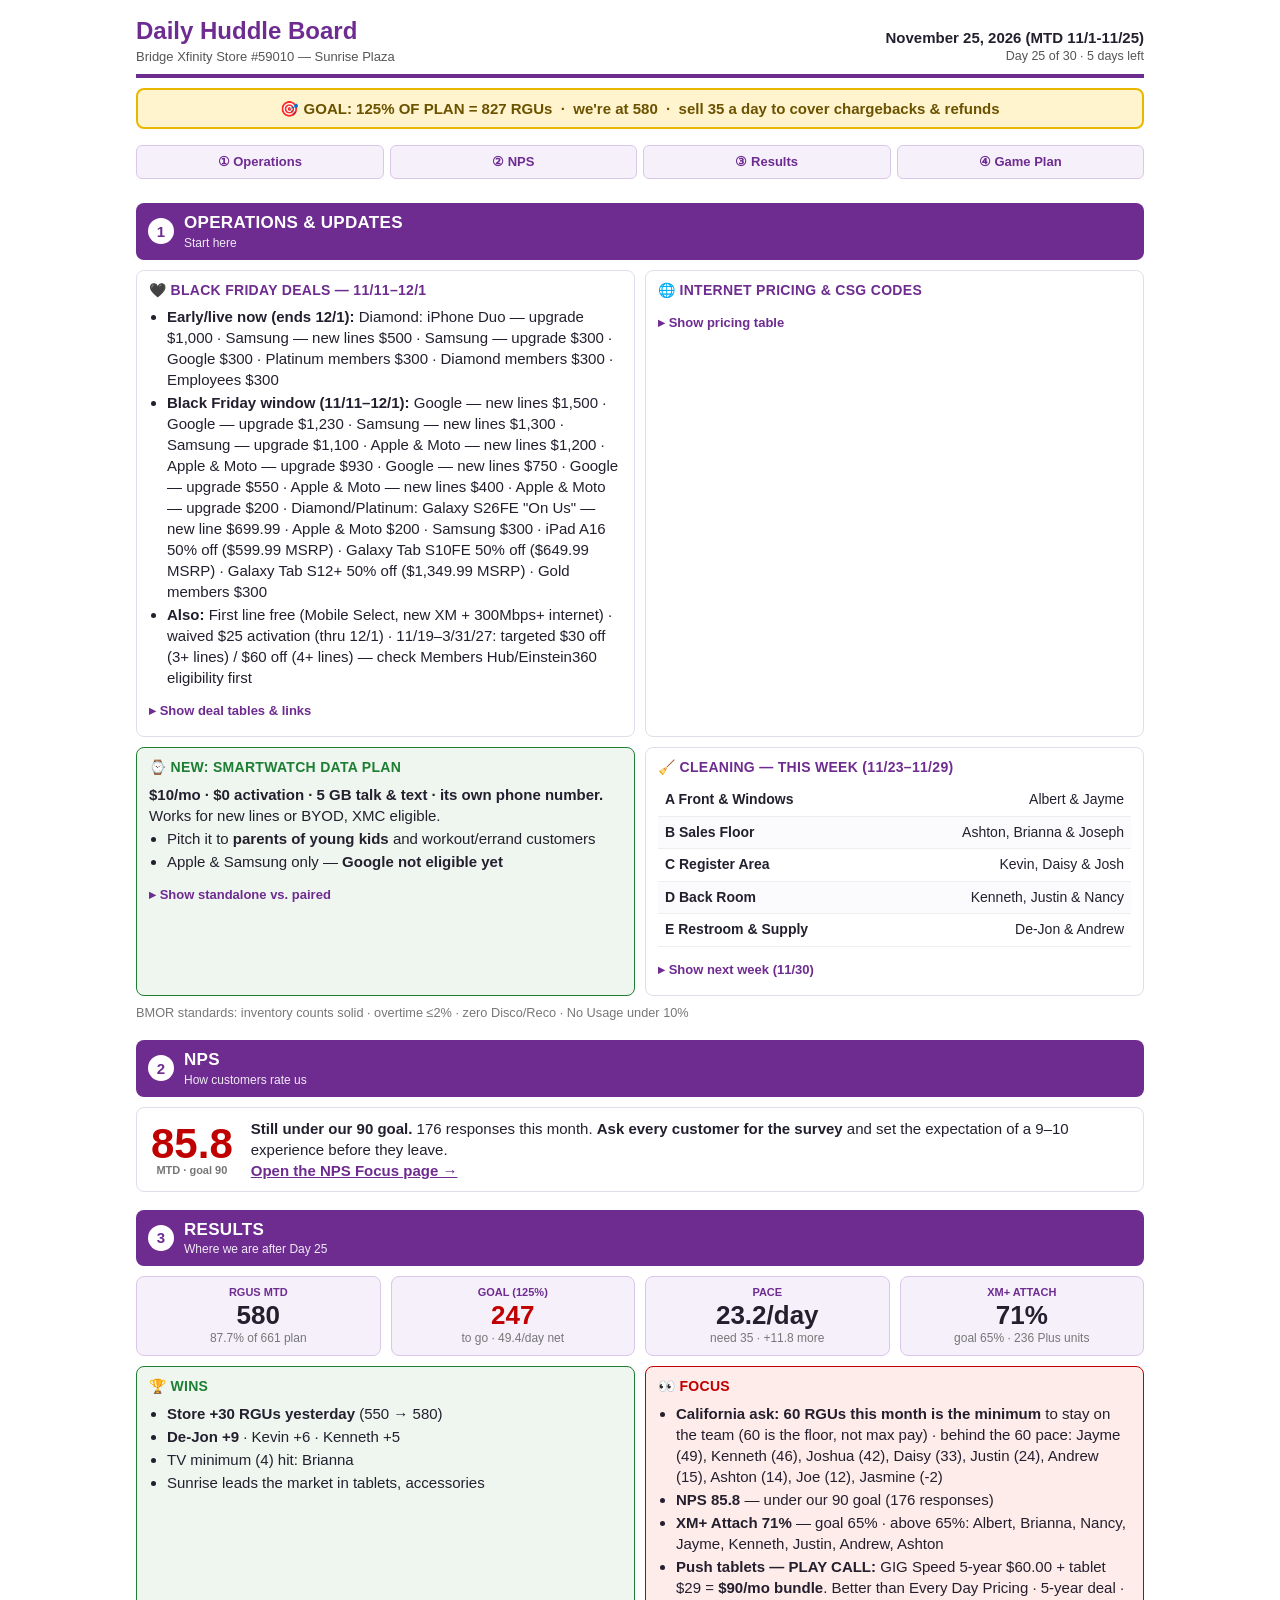
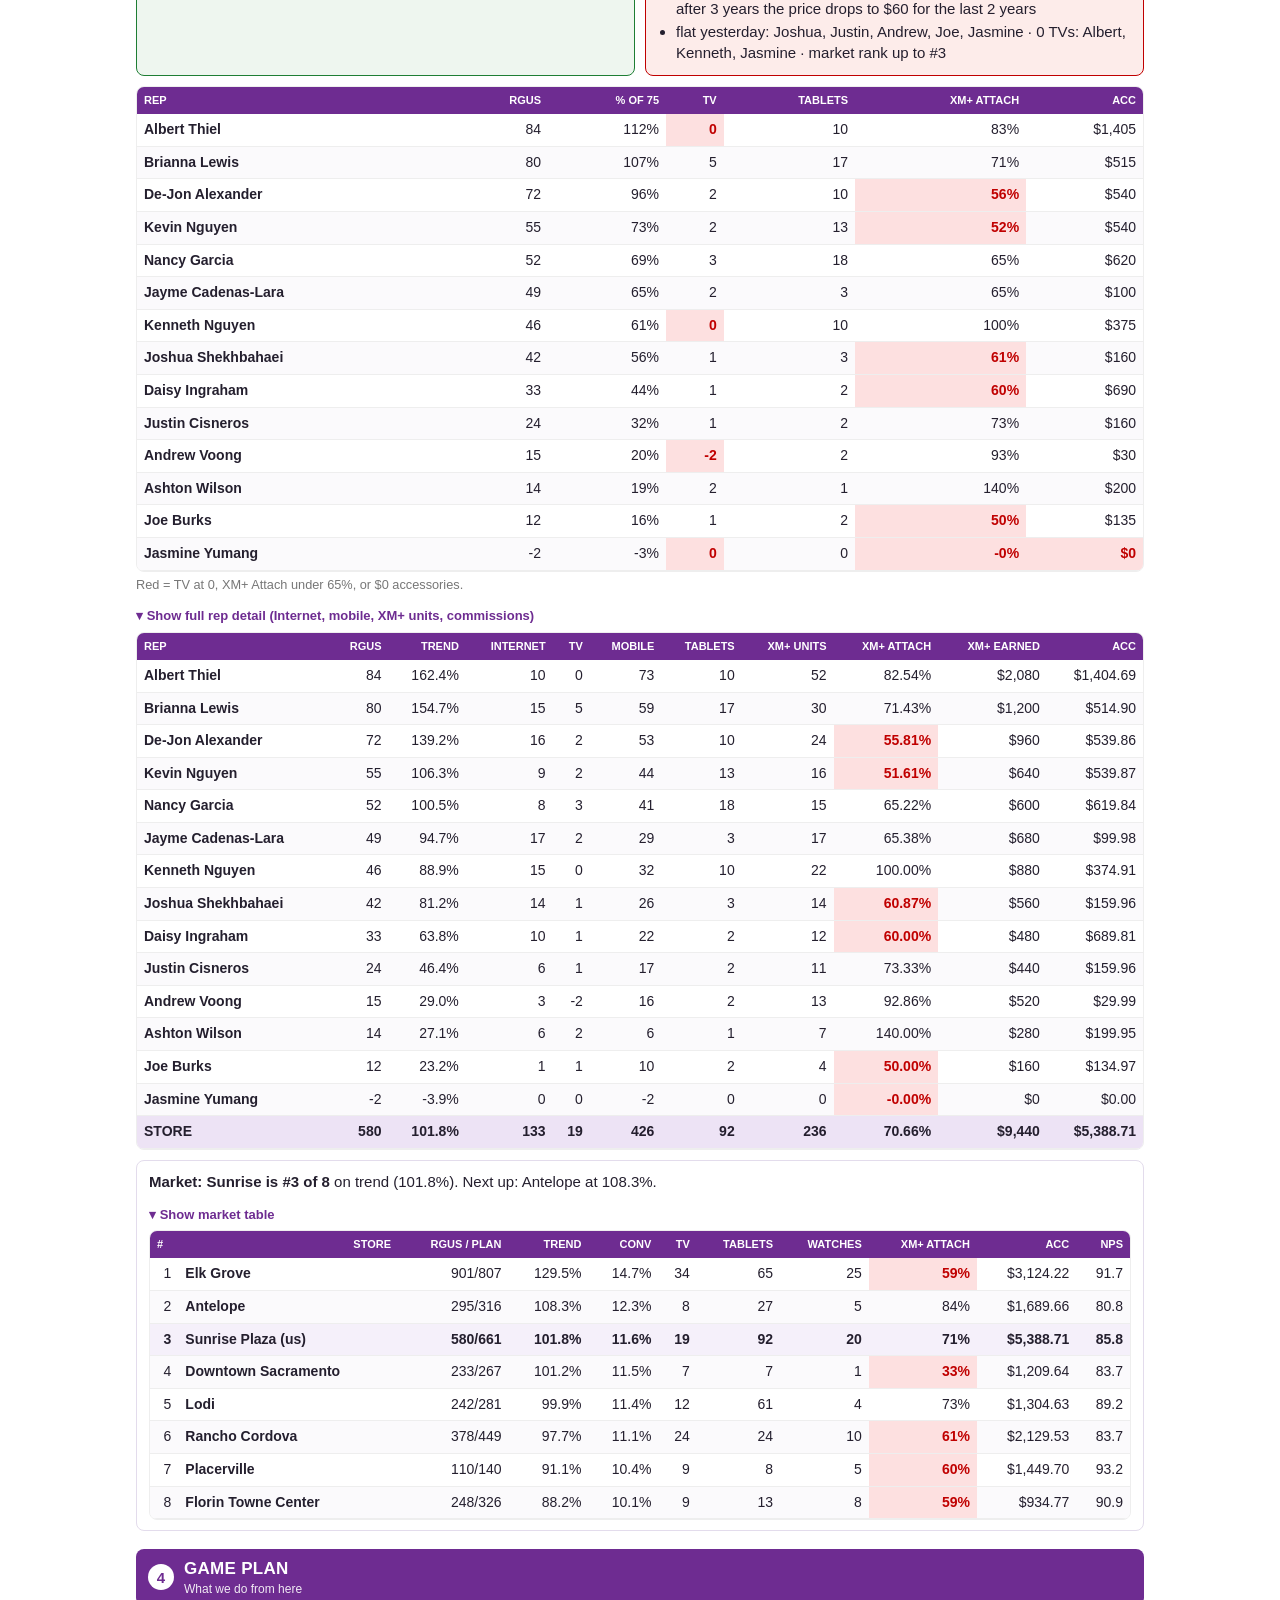
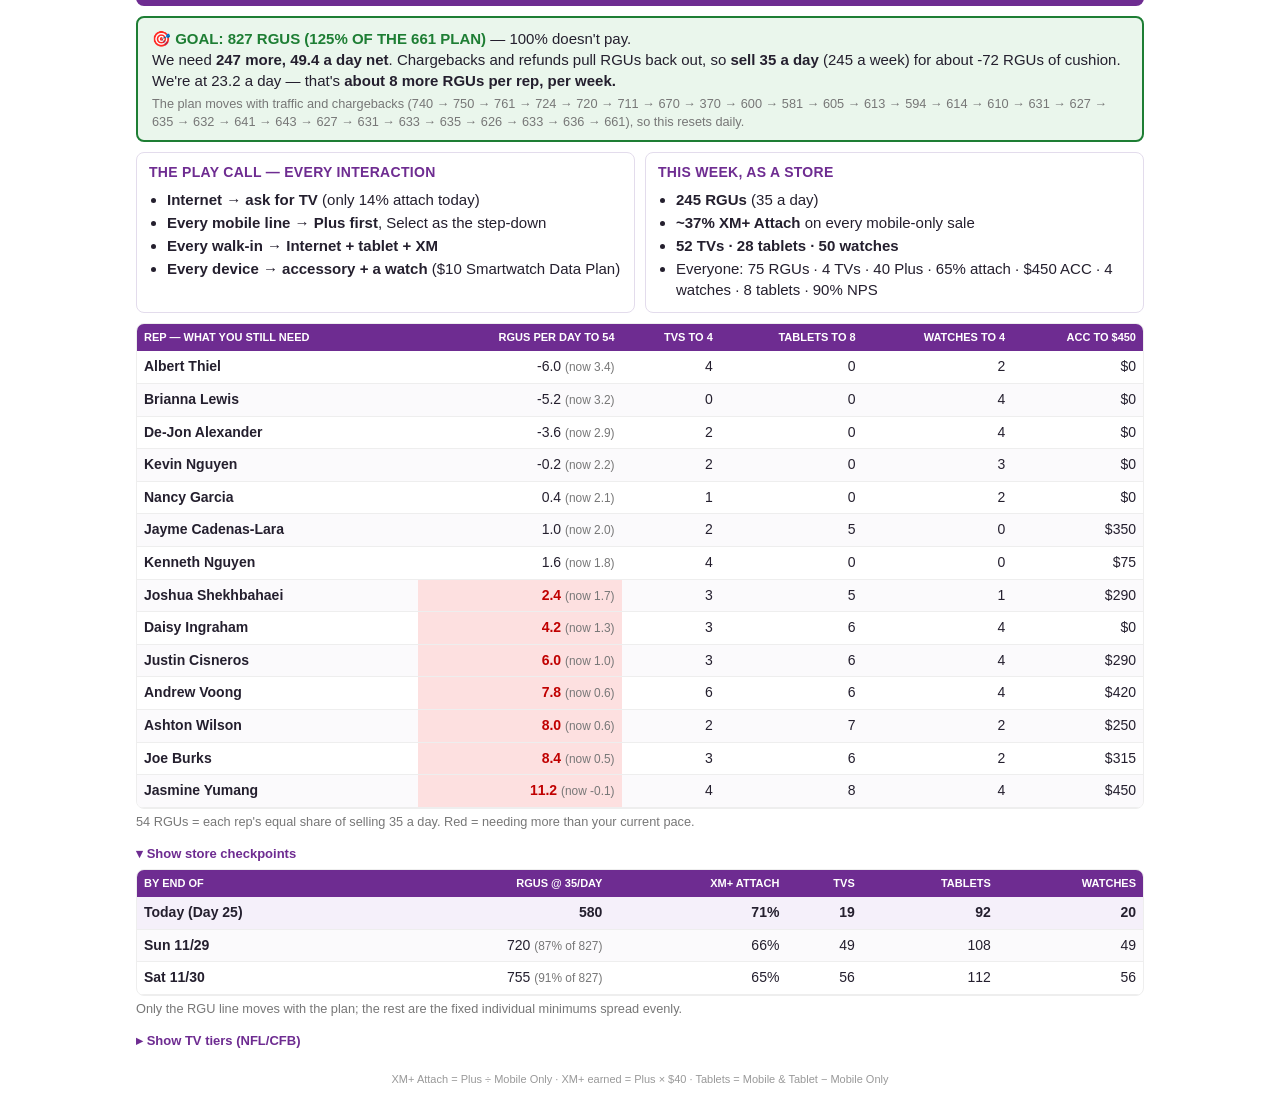
<file: index.html>
<!DOCTYPE html>
    <html lang="en"><head><meta charset="UTF-8"><meta name="viewport" content="width=device-width, initial-scale=1">
    <title>Daily Huddle Board — Bridge Xfinity #59010 — November 25, 2026 (MTD 11/1-11/25)</title>
    <style>
    :root{--p:#6E2C91;--pl:#F5F0FA;--bd:#E3DCEC;--g:#1E7E34;--r:#C00000;--a:#B8720C;--t:#241F2E;--mut:#777}
    *{box-sizing:border-box} body{margin:0;font-family:'Segoe UI',Arial,sans-serif;color:var(--t);background:#fff;font-size:15px;line-height:1.4;-webkit-print-color-adjust:exact;print-color-adjust:exact}
    .wrap{max-width:1040px;margin:0 auto;padding:14px 16px 30px}
    header{display:flex;justify-content:space-between;align-items:flex-end;border-bottom:4px solid var(--p);padding-bottom:8px;gap:10px;flex-wrap:wrap}
    header h1{margin:0;font-size:24px;color:var(--p)} header .s{font-size:13px;color:#555} header .d{text-align:right;font-weight:700} header .d small{display:block;font-weight:400;color:#555}
    .goalbar{background:#FFF4CE;border:2px solid #E8B800;border-radius:8px;padding:8px 12px;margin:10px 0;text-align:center;font-weight:700;color:#6b5200}
    nav{display:flex;gap:6px;margin:8px 0;position:sticky;top:0;background:#fff;padding:6px 0;z-index:5}
    nav a{flex:1;text-align:center;background:var(--pl);border:1px solid #D9C7EC;border-radius:6px;padding:7px 2px;color:var(--p);font-weight:700;text-decoration:none;font-size:13px}
    .sec{margin-top:18px}
    .band{display:flex;align-items:center;gap:10px;background:var(--p);color:#fff;border-radius:8px;padding:8px 12px;margin-bottom:10px}
    .band .n{background:#fff;color:var(--p);width:26px;height:26px;border-radius:50%;font-weight:800;display:flex;align-items:center;justify-content:center;flex:none}
    .band b{font-size:17px;text-transform:uppercase;letter-spacing:.3px} .band span.sub{display:block;font-size:12px;opacity:.9}
    .grid{display:grid;grid-template-columns:repeat(2,1fr);gap:10px}
    .card{border:1px solid var(--bd);border-radius:8px;padding:10px 12px;background:#fff}
    .card h3{margin:0 0 6px;font-size:14px;color:var(--p);text-transform:uppercase;letter-spacing:.3px}
    .card.alert{background:#FDECEA;border-color:var(--r)} .card.alert h3{color:var(--r)}
    .card.green{background:#EEF6EF;border-color:var(--g)} .card.green h3{color:var(--g)}
    .card ul{margin:0;padding-left:18px} .card li{margin:2px 0}
    .tiles{display:grid;grid-template-columns:repeat(4,1fr);gap:10px;margin-bottom:10px}
    .tile{background:var(--pl);border:1px solid #D9C7EC;border-radius:8px;padding:8px 10px;text-align:center}
    .tile .l{font-size:11px;text-transform:uppercase;color:var(--p);font-weight:700} .tile .v{font-size:26px;font-weight:800;line-height:1.15} .tile .x{font-size:12px;color:var(--mut)}
    .tile .v.red{color:var(--r)}
    table{width:100%;border-collapse:collapse;font-size:14px}
    th{background:var(--p);color:#fff;font-size:11px;text-transform:uppercase;padding:6px 7px;text-align:right} th:first-child,td.nm{text-align:left}
    td{padding:6px 7px;text-align:right;border-bottom:1px solid #eee} td.nm{font-weight:600}
    tr:nth-child(even) td{background:#FBFAFC} td.bad{background:#FDE0E0!important;color:var(--r);font-weight:800} tr.tot td{background:#EDE3F5!important;font-weight:800} tr.me td{background:#F5F0FA!important;font-weight:800}
    .tw{overflow-x:auto;border:1px solid #eee;border-radius:8px}
    .mut{color:var(--mut);font-size:.85em;font-weight:400}
    details{margin-top:8px} details:not([open])>*:not(summary){display:none!important} summary{cursor:pointer;color:var(--p);font-weight:700;font-size:13px;padding:6px 0;list-style:none} summary::before{content:"▸ "} details[open] summary::before{content:"▾ "}
    .nps{display:flex;gap:18px;align-items:center;border:1px solid var(--bd);border-radius:8px;padding:10px 14px;flex-wrap:wrap}
    .nps .big{font-size:42px;font-weight:800;color:var(--r);line-height:1;text-align:center} .nps .big small{display:block;font-size:11px;color:var(--mut);font-weight:600}
    .two{display:grid;grid-template-columns:1fr 1fr;gap:10px;margin:10px 0}
    .nowrap td,.nowrap th{white-space:nowrap}
    a{color:var(--p)} .goalbox{background:#EAF6EC;border:2px solid var(--g);border-radius:8px;padding:10px 14px;margin-bottom:10px}
    .goalbox b.t{color:var(--g);text-transform:uppercase}
    .foot{font-size:11px;color:#999;margin-top:16px;text-align:center}
    @media(max-width:760px){.grid,.two{grid-template-columns:1fr} .tiles{grid-template-columns:repeat(2,1fr)} header h1{font-size:20px} header .d{text-align:left} table{font-size:13px}}
    @page{size:11in 8.5in landscape;margin:.3in}
    @media print{body{font-size:11px} nav{display:none} .wrap{max-width:none;padding:0} .sec{break-after:page;margin-top:0} .sec:last-of-type{break-after:auto} table{font-size:10.5px} .tile .v{font-size:20px} th{font-size:9px} td{padding:3px 6px} summary{display:none} details:not([open]){display:none} #ops{break-after:auto} #nps{break-after:page} .card{break-inside:avoid}}
    </style></head><body><div class="wrap">
    <header><div><h1>Daily Huddle Board</h1><div class="s">Bridge Xfinity Store #59010 — Sunrise Plaza</div></div><div class="d">November 25, 2026 (MTD 11/1-11/25)<small>Day 25 of 30 · 5 days left</small></div></header>
    <div class="goalbar">🎯 GOAL: 125% OF PLAN = 827 RGUs &nbsp;·&nbsp; we're at 580 &nbsp;·&nbsp; sell 35 a day to cover chargebacks &amp; refunds</div>
    <nav><a href="#ops">① Operations</a><a href="#nps">② NPS</a><a href="#results">③ Results</a><a href="#plan">④ Game Plan</a></nav>

    <section class="sec" id="ops"><div class="band"><span class="n">1</span><div><b>Operations &amp; Updates</b><span class="sub">Start here</span></div></div>
    <div class="grid">
    <div class="card"><h3>🖤 Black Friday deals — 11/11–12/1</h3><ul><li><b>Early/live now (ends 12/1):</b> Diamond: iPhone Duo — upgrade $1,000 · Samsung — new lines $500 · Samsung — upgrade $300 · Google $300 · Platinum members $300 · Diamond members $300 · Employees $300</li><li><b>Black Friday window (11/11–12/1):</b> Google — new lines $1,500 · Google — upgrade $1,230 · Samsung — new lines $1,300 · Samsung — upgrade $1,100 · Apple &amp; Moto — new lines $1,200 · Apple &amp; Moto — upgrade $930 · Google — new lines $750 · Google — upgrade $550 · Apple &amp; Moto — new lines $400 · Apple &amp; Moto — upgrade $200 · Diamond/Platinum: Galaxy S26FE "On Us" — new line $699.99 · Apple &amp; Moto $200 · Samsung $300 · iPad A16 50% off ($599.99 MSRP) · Galaxy Tab S10FE 50% off ($649.99 MSRP) · Galaxy Tab S12+ 50% off ($1,349.99 MSRP) · Gold members $300</li><li><b>Also:</b> First line free (Mobile Select, new XM + 300Mbps+ internet) · waived $25 activation (thru 12/1) · 11/19–3/31/27: targeted $30 off (3+ lines) / $60 off (4+ lines) — check Members Hub/Einstein360 eligibility first</li></ul><details><summary>Show deal tables &amp; links</summary><div class="tw"><b><a href="https://celestial.cable.comcast.com/knowledge/article-info/?query=240319165608377#TIPSdeals">TIPs — trade-in required</a></b><table><thead><tr><th>Deal</th><th>Timing</th><th>Savings</th></tr></thead><tbody><tr><td class="nm">Google — new lines</td><td>11/11–12/1</td><td>$1,500</td></tr><tr><td class="nm">Google — upgrade</td><td>11/11–12/1</td><td>$1,230</td></tr><tr><td class="nm">Samsung — new lines</td><td>11/11–12/1</td><td>$1,300</td></tr><tr><td class="nm">Samsung — upgrade</td><td>11/11–12/1</td><td>$1,100</td></tr><tr><td class="nm">Apple &amp; Moto — new lines</td><td>11/11–12/1</td><td>$1,200</td></tr><tr><td class="nm">Apple &amp; Moto — upgrade</td><td>11/11–12/1</td><td>$930</td></tr><tr><td class="nm">Diamond: iPhone Duo — upgrade</td><td>10/16–12/1</td><td>$1,000</td></tr></tbody></table></div><div class="tw" style="margin-top:6px"><b><a href="https://celestial.cable.comcast.com/knowledge/article-info/?query=240319165608377#flagship">No trade-in</a></b><table><thead><tr><th>Deal</th><th>Timing</th><th>Savings</th></tr></thead><tbody><tr><td class="nm">Google — new lines</td><td>11/11–12/1</td><td>$750</td></tr><tr><td class="nm">Google — upgrade</td><td>11/11–12/1</td><td>$550</td></tr><tr><td class="nm">Samsung — new lines</td><td>10/9–12/1</td><td>$500</td></tr><tr><td class="nm">Samsung — upgrade</td><td>10/9–12/1</td><td>$300</td></tr><tr><td class="nm">Apple &amp; Moto — new lines</td><td>11/11–12/1</td><td>$400</td></tr><tr><td class="nm">Apple &amp; Moto — upgrade</td><td>11/11–12/1</td><td>$200</td></tr><tr><td class="nm">Diamond/Platinum: Galaxy S26FE "On Us" — new line</td><td>11/11–12/1</td><td>$699.99</td></tr></tbody></table></div><div class="tw" style="margin-top:6px"><b><a href="https://celestial.cable.comcast.com/knowledge/article-info/?query=240319165608377#anytime">Upgrade anytime</a> (existing lines only)</b><table><thead><tr><th>Deal</th><th>Timing</th><th>Savings</th></tr></thead><tbody><tr><td class="nm">Apple &amp; Moto</td><td>11/11–12/1</td><td>$200</td></tr><tr><td class="nm">Samsung</td><td>11/11–12/1</td><td>$300</td></tr><tr><td class="nm">Google</td><td>10/9–12/1</td><td>$300</td></tr></tbody></table></div><div class="tw" style="margin-top:6px"><b>Smartwatches &amp; tablets</b><table><thead><tr><th>Deal</th><th>Timing</th><th>Savings</th></tr></thead><tbody><tr><td class="nm">iPad A16</td><td>11/11–12/1</td><td>50% off ($599.99 MSRP)</td></tr><tr><td class="nm">Galaxy Tab S10FE</td><td>11/11–12/1</td><td>50% off ($649.99 MSRP)</td></tr><tr><td class="nm">Galaxy Tab S12+</td><td>11/11–12/1</td><td>50% off ($1,349.99 MSRP)</td></tr><tr><td class="nm">Gold members</td><td>11/11–12/1</td><td>$300</td></tr><tr><td class="nm">Platinum members</td><td>10/28–12/1</td><td>$300</td></tr><tr><td class="nm">Diamond members</td><td>5/11–12/1</td><td>$300</td></tr><tr><td class="nm">Employees</td><td>1/21–12/1</td><td>$300</td></tr></tbody></table></div><div class="tw" style="margin-top:6px"><b>Service discounts</b><table><thead><tr><th>Deal</th><th>Timing</th><th>Notes</th></tr></thead><tbody><tr><td class="nm">First line free — Mobile Select $0/mo x 12mo (new XM, 300 Mbps+ internet)</td><td>Ongoing</td><td></td></tr><tr><td class="nm">Targeted: $30 off/mo (3+ new lines, same order)</td><td>11/19–3/31/27</td><td></td></tr><tr><td class="nm">Targeted: $60 off/mo (4+ new lines, same order)</td><td>11/19–3/31/27</td><td></td></tr><tr><td class="nm">Waived $25 activation fee</td><td>5/11–12/1</td><td></td></tr></tbody></table></div></details></div>
    <div class="card"><h3>🌐 Internet pricing &amp; CSG codes</h3><details><summary>Show pricing table</summary><div class="tw"><table class="nowrap"><thead><tr><th>Speed tier</th><th>300 Mbps</th><th>500 Mbps</th><th>1 Gig</th><th>1.2 Gig</th><th>2 Gig</th></tr></thead><tbody>
    <tr><td class="nm">WiFi gateway · Unlimited data · Free line deal</td><td>✓</td><td>✓</td><td>✓</td><td>✓</td><td>✓</td></tr>
    <tr><td class="nm">Peacock Premium</td><td>✗</td><td>✗</td><td>✓</td><td>✓</td><td>✓</td></tr>
    <tr><td class="nm">5-year deal ($ · CSG)</td><td>$45 · 2XC</td><td>$50 · 2XA</td><td>$60 · 2X6</td><td>$85 · 2X8</td><td>$85 · 2XB</td></tr>
    <tr><td class="nm">1-year deal ($ · CSG)</td><td>$40 · 2X7</td><td>$45 · 2X9</td><td>$50 · 2XE</td><td>$80 · 2X5</td><td>$80 · 2XD</td></tr>
    <tr><td class="nm">Everyday Price (EDP)</td><td>$70</td><td>$85</td><td>$100</td><td>$130</td><td>$130</td></tr></tbody></table></div></details></div>
    <div class="card green"><h3>⌚ New: Smartwatch Data Plan</h3><b>$10/mo · $0 activation · 5 GB talk &amp; text · its own phone number.</b> Works for new lines or BYOD, XMC eligible.<ul><li>Pitch it to <b>parents of young kids</b> and workout/errand customers</li><li>Apple &amp; Samsung only — <b>Google not eligible yet</b></li></ul>
    <details><summary>Show standalone vs. paired</summary><div class="tw"><table><thead><tr><th></th><th>Standalone (Data Plan)</th><th>Paired (Smartwatch fee)</th></tr></thead><tbody>
    <tr><td class="nm">Cost</td><td>$10/mo</td><td>$10/mo</td></tr><tr><td class="nm">Own number</td><td>Yes</td><td>No</td></tr><tr><td class="nm">Data</td><td>5 GB, then 5/2 Mbps</td><td>Uses phone's data</td></tr><tr><td class="nm">Watches</td><td>Apple, Samsung</td><td>Apple, Samsung, Google</td></tr><tr><td class="nm">Apple needs</td><td>iPhone 11+ · OS 26.1+</td><td>iPhone 6s+ · iOS 14+</td></tr></tbody></table></div><div class="mut" style="margin-top:4px">No international roaming or travel passes on watches ($0.30/MB pay-as-you-go on the paired line).</div></details></div>
    <div class="card"><h3>🧹 Cleaning — this week (11/23–11/29)</h3><table class="nowrap"><tbody><tr><td class="nm">A Front &amp; Windows</td><td>Albert &amp; Jayme</td></tr><tr><td class="nm">B Sales Floor</td><td>Ashton, Brianna &amp; Joseph</td></tr><tr><td class="nm">C Register Area</td><td>Kevin, Daisy &amp; Josh</td></tr><tr><td class="nm">D Back Room</td><td>Kenneth, Justin &amp; Nancy</td></tr><tr><td class="nm">E Restroom &amp; Supply</td><td>De-Jon &amp; Andrew</td></tr></tbody></table><details><summary>Show next week (11/30)</summary><table class="nowrap"><tbody><tr><td class="nm">A</td><td>De-Jon &amp; Andrew</td></tr><tr><td class="nm">B</td><td>Albert &amp; Jayme</td></tr><tr><td class="nm">C</td><td>Ashton, Brianna &amp; Joseph</td></tr><tr><td class="nm">D</td><td>Kevin, Daisy &amp; Josh</td></tr><tr><td class="nm">E</td><td>Kenneth, Justin &amp; Nancy</td></tr></tbody></table><div class="mut" style="margin-top:4px"><a href="https://claude.ai/artifact/SDrzApSmTQHCg9NvVd3Q9Z">Task checklists &amp; full schedule</a></div></details></div>
    </div>
    <div class="mut" style="margin-top:8px">BMOR standards: inventory counts solid · overtime ≤2% · zero Disco/Reco · No Usage under 10%</div></section>

    <section class="sec" id="nps"><div class="band"><span class="n">2</span><div><b>NPS</b><span class="sub">How customers rate us</span></div></div>
    <div class="nps"><div class="big" style="color:var(--r)">85.8<small>MTD · goal 90</small></div>
    <div style="flex:1;min-width:240px"><b>Still under our 90 goal.</b> 176 responses this month. <b>Ask every customer for the survey</b> and set the expectation of a 9–10 experience before they leave. <br><a href="nps/"><b>Open the NPS Focus page →</b></a></div></div></section>

    <section class="sec" id="results"><div class="band"><span class="n">3</span><div><b>Results</b><span class="sub">Where we are after Day 25</span></div></div>
    <div class="tiles">
    <div class="tile"><div class="l">RGUs MTD</div><div class="v">580</div><div class="x">87.7% of 661 plan</div></div>
    <div class="tile"><div class="l">Goal (125%)</div><div class="v red">247</div><div class="x">to go · 49.4/day net</div></div>
    <div class="tile"><div class="l">Pace</div><div class="v">23.2/day</div><div class="x">need 35 · +11.8 more</div></div>
    <div class="tile"><div class="l">XM+ Attach</div><div class="v">71%</div><div class="x">goal 65% · 236 Plus units</div></div></div>
    <div class="two"><div class="card green"><h3>🏆 Wins</h3><ul><li><b>Store +30 RGUs yesterday</b> (550 → 580)</li><li><b>De-Jon +9</b> · Kevin +6 · Kenneth +5</li><li>TV minimum (4) hit: Brianna</li><li>Sunrise leads the market in tablets, accessories</li></ul></div>
    <div class="card alert"><h3>👀 Focus</h3><ul><li><b>California ask: 60 RGUs this month is the minimum</b> to stay on the team (60 is the floor, not max pay) · behind the 60 pace: Jayme (49), Kenneth (46), Joshua (42), Daisy (33), Justin (24), Andrew (15), Ashton (14), Joe (12), Jasmine (-2)</li><li><b>NPS 85.8</b> — under our 90 goal (176 responses)</li><li><b>XM+ Attach 71%</b> — goal 65% · above 65%: Albert, Brianna, Nancy, Jayme, Kenneth, Justin, Andrew, Ashton</li><li><b>Push tablets — PLAY CALL:</b> GIG Speed 5-year $60.00 + tablet $29 = <b>$90/mo bundle</b>. Better than Every Day Pricing · 5-year deal · after 3 years the price drops to $60 for the last 2 years</li><li>flat yesterday: Joshua, Justin, Andrew, Joe, Jasmine · 0 TVs: Albert, Kenneth, Jasmine · market rank up to #3</li></ul></div></div>
    <div class="tw"><table><thead><tr><th>Rep</th><th>RGUs</th><th>% of 75</th><th>TV</th><th>Tablets</th><th>XM+ Attach</th><th>ACC</th></tr></thead><tbody><tr><td class="nm">Albert Thiel</td><td>84</td><td>112%</td><td class="bad">0</td><td>10</td><td>83%</td><td>$1,405</td></tr><tr><td class="nm">Brianna Lewis</td><td>80</td><td>107%</td><td>5</td><td>17</td><td>71%</td><td>$515</td></tr><tr><td class="nm">De-Jon Alexander</td><td>72</td><td>96%</td><td>2</td><td>10</td><td class="bad">56%</td><td>$540</td></tr><tr><td class="nm">Kevin Nguyen</td><td>55</td><td>73%</td><td>2</td><td>13</td><td class="bad">52%</td><td>$540</td></tr><tr><td class="nm">Nancy Garcia</td><td>52</td><td>69%</td><td>3</td><td>18</td><td>65%</td><td>$620</td></tr><tr><td class="nm">Jayme Cadenas-Lara</td><td>49</td><td>65%</td><td>2</td><td>3</td><td>65%</td><td>$100</td></tr><tr><td class="nm">Kenneth Nguyen</td><td>46</td><td>61%</td><td class="bad">0</td><td>10</td><td>100%</td><td>$375</td></tr><tr><td class="nm">Joshua Shekhbahaei</td><td>42</td><td>56%</td><td>1</td><td>3</td><td class="bad">61%</td><td>$160</td></tr><tr><td class="nm">Daisy Ingraham</td><td>33</td><td>44%</td><td>1</td><td>2</td><td class="bad">60%</td><td>$690</td></tr><tr><td class="nm">Justin Cisneros</td><td>24</td><td>32%</td><td>1</td><td>2</td><td>73%</td><td>$160</td></tr><tr><td class="nm">Andrew Voong</td><td>15</td><td>20%</td><td class="bad">-2</td><td>2</td><td>93%</td><td>$30</td></tr><tr><td class="nm">Ashton Wilson</td><td>14</td><td>19%</td><td>2</td><td>1</td><td>140%</td><td>$200</td></tr><tr><td class="nm">Joe Burks</td><td>12</td><td>16%</td><td>1</td><td>2</td><td class="bad">50%</td><td>$135</td></tr><tr><td class="nm">Jasmine Yumang</td><td>-2</td><td>-3%</td><td class="bad">0</td><td>0</td><td class="bad">-0%</td><td class="bad">$0</td></tr></tbody></table></div>
    <div class="mut" style="margin-top:4px">Red = TV at 0, XM+ Attach under 65%, or $0 accessories.</div>
    <details open><summary>Show full rep detail (Internet, mobile, XM+ units, commissions)</summary><div class="tw"><table class="nowrap"><thead><tr><th>Rep</th><th>RGUs</th><th>Trend</th><th>Internet</th><th>TV</th><th>Mobile</th><th>Tablets</th><th>XM+ units</th><th>XM+ attach</th><th>XM+ earned</th><th>ACC</th></tr></thead><tbody><tr><td class="nm">Albert Thiel</td><td>84</td><td>162.4%</td><td>10</td><td>0</td><td>73</td><td>10</td><td>52</td><td>82.54%</td><td>$2,080</td><td>$1,404.69</td></tr><tr><td class="nm">Brianna Lewis</td><td>80</td><td>154.7%</td><td>15</td><td>5</td><td>59</td><td>17</td><td>30</td><td>71.43%</td><td>$1,200</td><td>$514.90</td></tr><tr><td class="nm">De-Jon Alexander</td><td>72</td><td>139.2%</td><td>16</td><td>2</td><td>53</td><td>10</td><td>24</td><td class="bad">55.81%</td><td>$960</td><td>$539.86</td></tr><tr><td class="nm">Kevin Nguyen</td><td>55</td><td>106.3%</td><td>9</td><td>2</td><td>44</td><td>13</td><td>16</td><td class="bad">51.61%</td><td>$640</td><td>$539.87</td></tr><tr><td class="nm">Nancy Garcia</td><td>52</td><td>100.5%</td><td>8</td><td>3</td><td>41</td><td>18</td><td>15</td><td>65.22%</td><td>$600</td><td>$619.84</td></tr><tr><td class="nm">Jayme Cadenas-Lara</td><td>49</td><td>94.7%</td><td>17</td><td>2</td><td>29</td><td>3</td><td>17</td><td>65.38%</td><td>$680</td><td>$99.98</td></tr><tr><td class="nm">Kenneth Nguyen</td><td>46</td><td>88.9%</td><td>15</td><td>0</td><td>32</td><td>10</td><td>22</td><td>100.00%</td><td>$880</td><td>$374.91</td></tr><tr><td class="nm">Joshua Shekhbahaei</td><td>42</td><td>81.2%</td><td>14</td><td>1</td><td>26</td><td>3</td><td>14</td><td class="bad">60.87%</td><td>$560</td><td>$159.96</td></tr><tr><td class="nm">Daisy Ingraham</td><td>33</td><td>63.8%</td><td>10</td><td>1</td><td>22</td><td>2</td><td>12</td><td class="bad">60.00%</td><td>$480</td><td>$689.81</td></tr><tr><td class="nm">Justin Cisneros</td><td>24</td><td>46.4%</td><td>6</td><td>1</td><td>17</td><td>2</td><td>11</td><td>73.33%</td><td>$440</td><td>$159.96</td></tr><tr><td class="nm">Andrew Voong</td><td>15</td><td>29.0%</td><td>3</td><td>-2</td><td>16</td><td>2</td><td>13</td><td>92.86%</td><td>$520</td><td>$29.99</td></tr><tr><td class="nm">Ashton Wilson</td><td>14</td><td>27.1%</td><td>6</td><td>2</td><td>6</td><td>1</td><td>7</td><td>140.00%</td><td>$280</td><td>$199.95</td></tr><tr><td class="nm">Joe Burks</td><td>12</td><td>23.2%</td><td>1</td><td>1</td><td>10</td><td>2</td><td>4</td><td class="bad">50.00%</td><td>$160</td><td>$134.97</td></tr><tr><td class="nm">Jasmine Yumang</td><td>-2</td><td>-3.9%</td><td>0</td><td>0</td><td>-2</td><td>0</td><td>0</td><td class="bad">-0.00%</td><td>$0</td><td>$0.00</td></tr><tr class="tot"><td class="nm">STORE</td><td>580</td><td>101.8%</td><td>133</td><td>19</td><td>426</td><td>92</td><td>236</td><td>70.66%</td><td>$9,440</td><td>$5,388.71</td></tr></tbody></table></div></details>
    <div class="card" style="margin-top:10px"><b>Market: Sunrise is #3 of 8</b> on trend (101.8%). Next up: Antelope at 108.3%.
    <details open><summary>Show market table</summary><div class="tw"><table class="nowrap"><thead><tr><th>#</th><th>Store</th><th>RGUs / plan</th><th>Trend</th><th>Conv</th><th>TV</th><th>Tablets</th><th>Watches</th><th>XM+ attach</th><th>ACC</th><th>NPS</th></tr></thead><tbody><tr><td>1</td><td class="nm">Elk Grove</td><td>901/807</td><td>129.5%</td><td>14.7%</td><td>34</td><td>65</td><td>25</td><td class="bad">59%</td><td>$3,124.22</td><td>91.7</td></tr><tr><td>2</td><td class="nm">Antelope</td><td>295/316</td><td>108.3%</td><td>12.3%</td><td>8</td><td>27</td><td>5</td><td>84%</td><td>$1,689.66</td><td>80.8</td></tr><tr class="me"><td>3</td><td class="nm">Sunrise Plaza (us)</td><td>580/661</td><td>101.8%</td><td>11.6%</td><td>19</td><td>92</td><td>20</td><td>71%</td><td>$5,388.71</td><td>85.8</td></tr><tr><td>4</td><td class="nm">Downtown Sacramento</td><td>233/267</td><td>101.2%</td><td>11.5%</td><td>7</td><td>7</td><td>1</td><td class="bad">33%</td><td>$1,209.64</td><td>83.7</td></tr><tr><td>5</td><td class="nm">Lodi</td><td>242/281</td><td>99.9%</td><td>11.4%</td><td>12</td><td>61</td><td>4</td><td>73%</td><td>$1,304.63</td><td>89.2</td></tr><tr><td>6</td><td class="nm">Rancho Cordova</td><td>378/449</td><td>97.7%</td><td>11.1%</td><td>24</td><td>24</td><td>10</td><td class="bad">61%</td><td>$2,129.53</td><td>83.7</td></tr><tr><td>7</td><td class="nm">Placerville</td><td>110/140</td><td>91.1%</td><td>10.4%</td><td>9</td><td>8</td><td>5</td><td class="bad">60%</td><td>$1,449.70</td><td>93.2</td></tr><tr><td>8</td><td class="nm">Florin Towne Center</td><td>248/326</td><td>88.2%</td><td>10.1%</td><td>9</td><td>13</td><td>8</td><td class="bad">59%</td><td>$934.77</td><td>90.9</td></tr></tbody></table></div></details></div></section>

    <section class="sec" id="plan"><div class="band"><span class="n">4</span><div><b>Game Plan</b><span class="sub">What we do from here</span></div></div>
    <div class="goalbox"><b class="t">🎯 Goal: 827 RGUs (125% of the 661 plan)</b> — 100% doesn't pay.<br>We need <b>247 more, 49.4 a day net</b>. Chargebacks and refunds pull RGUs back out, so <b>sell 35 a day</b> (245 a week) for about -72 RGUs of cushion. We're at 23.2 a day — that's <b>about 8 more RGUs per rep, per week.</b><div class="mut" style="margin-top:4px">The plan moves with traffic and chargebacks (740 → 750 → 761 → 724 → 720 → 711 → 670 → 370 → 600 → 581 → 605 → 613 → 594 → 614 → 610 → 631 → 627 → 635 → 632 → 641 → 643 → 627 → 631 → 633 → 635 → 626 → 633 → 636 → 661), so this resets daily.</div></div>
    <div class="two"><div class="card"><h3>The play call — every interaction</h3><ul><li><b>Internet → ask for TV</b> (only 14% attach today)</li><li><b>Every mobile line → Plus first</b>, Select as the step-down</li><li><b>Every walk-in → Internet + tablet + XM</b></li><li><b>Every device → accessory + a watch</b> ($10 Smartwatch Data Plan)</li></ul></div>
    <div class="card"><h3>This week, as a store</h3><ul><li><b>245 RGUs</b> (35 a day)</li><li><b>~37% XM+ Attach</b> on every mobile-only sale</li><li><b>52 TVs · 28 tablets · 50 watches</b></li><li>Everyone: 75 RGUs · 4 TVs · 40 Plus · 65% attach · $450 ACC · 4 watches · 8 tablets · 90% NPS</li></ul></div></div>
    <div class="tw"><table><thead><tr><th>Rep — what you still need</th><th>RGUs per day to 54</th><th>TVs to 4</th><th>Tablets to 8</th><th>Watches to 4</th><th>ACC to $450</th></tr></thead><tbody><tr><td class="nm">Albert Thiel</td><td>-6.0 <span class="mut">(now 3.4)</span></td><td>4</td><td>0</td><td>2</td><td>$0</td></tr><tr><td class="nm">Brianna Lewis</td><td>-5.2 <span class="mut">(now 3.2)</span></td><td>0</td><td>0</td><td>4</td><td>$0</td></tr><tr><td class="nm">De-Jon Alexander</td><td>-3.6 <span class="mut">(now 2.9)</span></td><td>2</td><td>0</td><td>4</td><td>$0</td></tr><tr><td class="nm">Kevin Nguyen</td><td>-0.2 <span class="mut">(now 2.2)</span></td><td>2</td><td>0</td><td>3</td><td>$0</td></tr><tr><td class="nm">Nancy Garcia</td><td>0.4 <span class="mut">(now 2.1)</span></td><td>1</td><td>0</td><td>2</td><td>$0</td></tr><tr><td class="nm">Jayme Cadenas-Lara</td><td>1.0 <span class="mut">(now 2.0)</span></td><td>2</td><td>5</td><td>0</td><td>$350</td></tr><tr><td class="nm">Kenneth Nguyen</td><td>1.6 <span class="mut">(now 1.8)</span></td><td>4</td><td>0</td><td>0</td><td>$75</td></tr><tr><td class="nm">Joshua Shekhbahaei</td><td class="bad">2.4 <span class="mut">(now 1.7)</span></td><td>3</td><td>5</td><td>1</td><td>$290</td></tr><tr><td class="nm">Daisy Ingraham</td><td class="bad">4.2 <span class="mut">(now 1.3)</span></td><td>3</td><td>6</td><td>4</td><td>$0</td></tr><tr><td class="nm">Justin Cisneros</td><td class="bad">6.0 <span class="mut">(now 1.0)</span></td><td>3</td><td>6</td><td>4</td><td>$290</td></tr><tr><td class="nm">Andrew Voong</td><td class="bad">7.8 <span class="mut">(now 0.6)</span></td><td>6</td><td>6</td><td>4</td><td>$420</td></tr><tr><td class="nm">Ashton Wilson</td><td class="bad">8.0 <span class="mut">(now 0.6)</span></td><td>2</td><td>7</td><td>2</td><td>$250</td></tr><tr><td class="nm">Joe Burks</td><td class="bad">8.4 <span class="mut">(now 0.5)</span></td><td>3</td><td>6</td><td>2</td><td>$315</td></tr><tr><td class="nm">Jasmine Yumang</td><td class="bad">11.2 <span class="mut">(now -0.1)</span></td><td>4</td><td>8</td><td>4</td><td>$450</td></tr></tbody></table></div>
    <div class="mut" style="margin-top:4px">54 RGUs = each rep's equal share of selling 35 a day. Red = needing more than your current pace.</div>
    <details open><summary>Show store checkpoints</summary><div class="tw"><table class="nowrap"><thead><tr><th>By end of</th><th>RGUs @ 35/day</th><th>XM+ attach</th><th>TVs</th><th>Tablets</th><th>Watches</th></tr></thead><tbody><tr class="me"><td class="nm">Today (Day 25)</td><td>580</td><td>71%</td><td>19</td><td>92</td><td>20</td></tr><tr><td class="nm">Sun 11/29</td><td>720 <span class="mut">(87% of 827)</span></td><td>66%</td><td>49</td><td>108</td><td>49</td></tr><tr><td class="nm">Sat 11/30</td><td>755 <span class="mut">(91% of 827)</span></td><td>65%</td><td>56</td><td>112</td><td>56</td></tr></tbody></table></div><div class="mut" style="margin-top:4px">Only the RGU line moves with the plan; the rest are the fixed individual minimums spread evenly.</div></details>
    <details><summary>Show TV tiers (NFL/CFB)</summary><div class="tw"><table><thead><tr><th>Tier</th><th>$/mo</th><th>Key channels</th></tr></thead><tbody><tr><td class="nm">TV Core</td><td>$65</td><td>ABC, CBS, FOX, NBC</td></tr><tr><td class="nm">Sports &amp; News</td><td>$90</td><td>+ESPN/2, FS1/2, conf. networks (in-state), Peacock Premium</td></tr><tr><td class="nm">World Soccer Ticket</td><td>$95</td><td>+Deportes channels, X1 Box</td></tr><tr><td class="nm">TV Premium</td><td>$135</td><td>+NFL Network, ESPNU, ESPNEWS, conf. networks (out-of-state)</td></tr><tr><td class="nm">+ More Sports/Ent</td><td>$9.99</td><td>BTN (out-of-state), NFL RedZone</td></tr></tbody></table></div></details></section>
    <div class="foot">XM+ Attach = Plus ÷ Mobile Only · XM+ earned = Plus × $40 · Tablets = Mobile &amp; Tablet − Mobile Only</div>
    </div>
    </body></html>
</file>
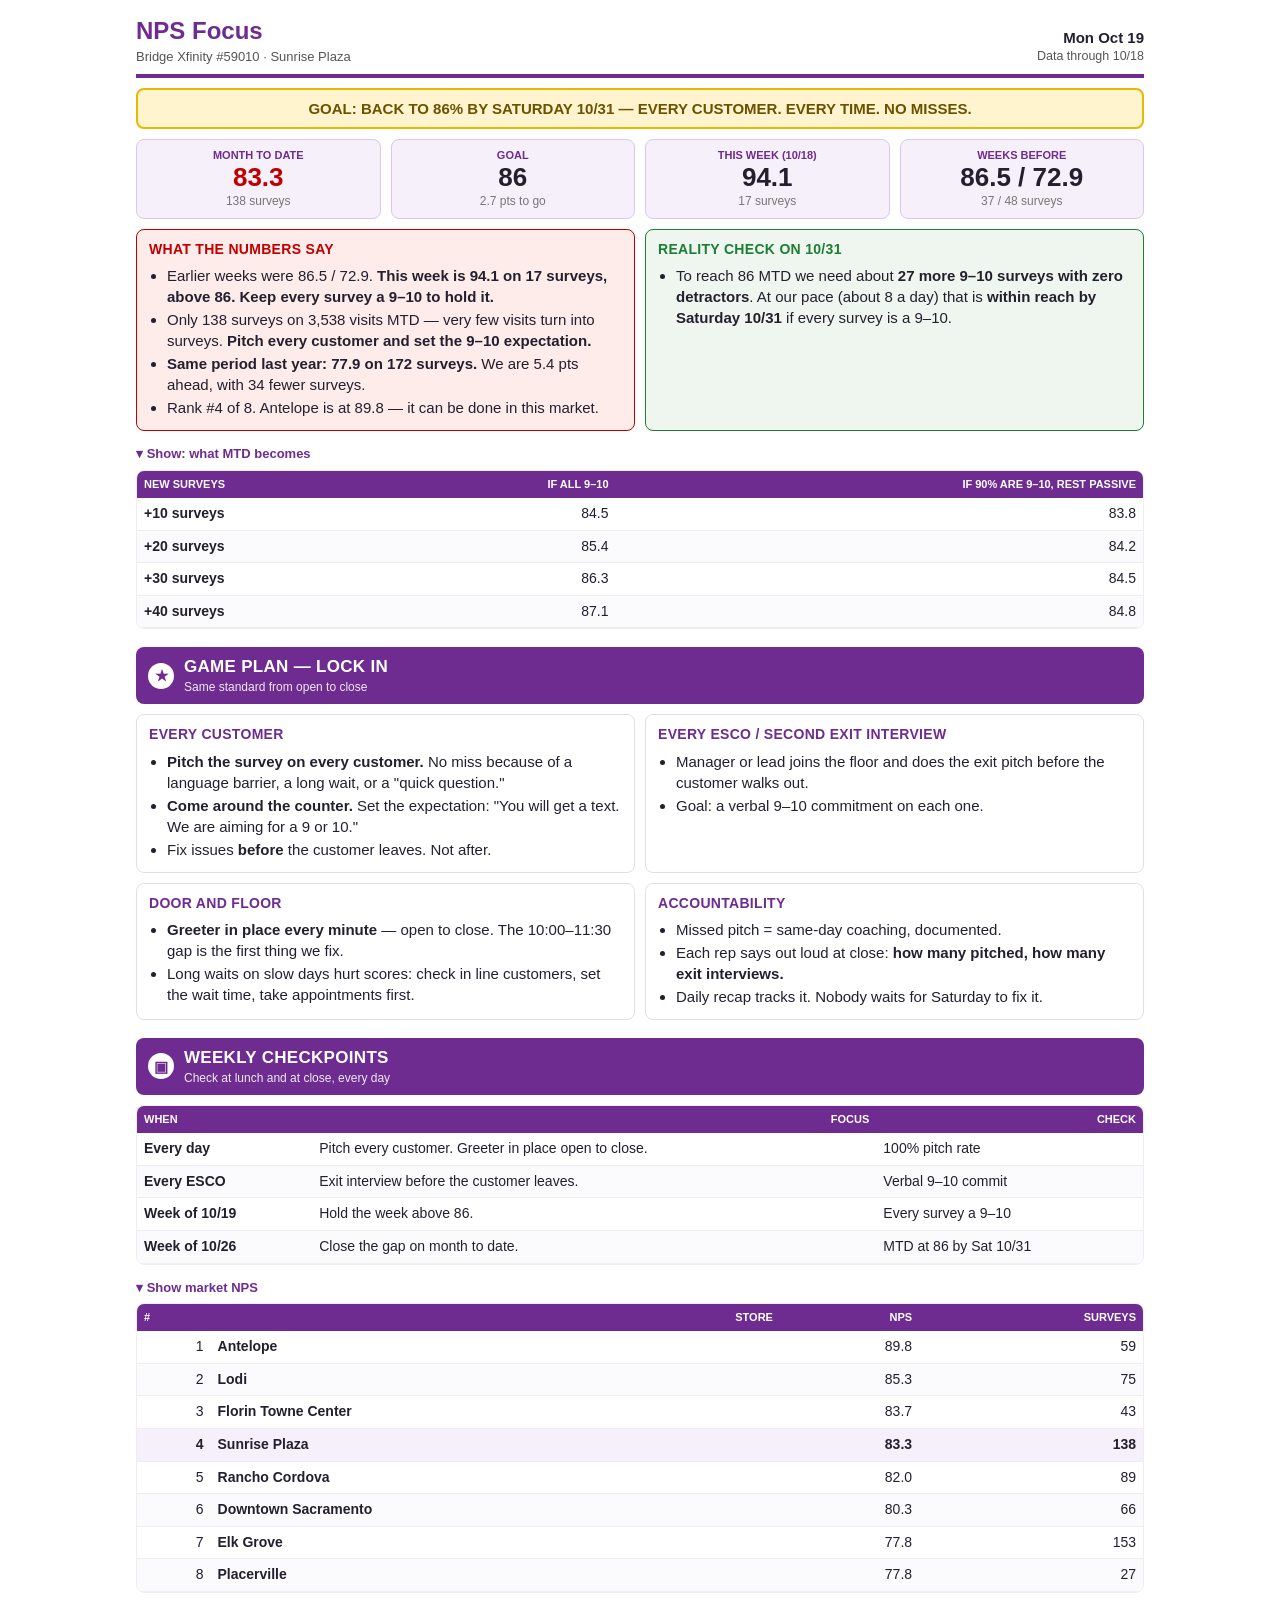
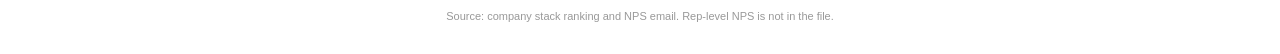
<file: nps/index.html>
<!DOCTYPE html>
<html lang="en"><head><meta charset="UTF-8"><meta name="viewport" content="width=device-width, initial-scale=1">
<title>NPS Focus — Bridge Xfinity #59010 — Back to 86% by Saturday</title>
<style>
:root{--p:#6E2C91;--pl:#F5F0FA;--bd:#E3DCEC;--g:#1E7E34;--r:#C00000;--a:#B8720C;--t:#241F2E;--mut:#777}
*{box-sizing:border-box} body{margin:0;font-family:'Segoe UI',Arial,sans-serif;color:var(--t);background:#fff;font-size:15px;line-height:1.4;-webkit-print-color-adjust:exact;print-color-adjust:exact}
.wrap{max-width:1040px;margin:0 auto;padding:14px 16px 30px}
header{display:flex;justify-content:space-between;align-items:flex-end;border-bottom:4px solid var(--p);padding-bottom:8px;gap:10px;flex-wrap:wrap}
header h1{margin:0;font-size:24px;color:var(--p)} header .s{font-size:13px;color:#555} header .d{text-align:right;font-weight:700} header .d small{display:block;font-weight:400;color:#555}
.goalbar{background:#FFF4CE;border:2px solid #E8B800;border-radius:8px;padding:8px 12px;margin:10px 0;text-align:center;font-weight:700;color:#6b5200}
nav{display:flex;gap:6px;margin:8px 0;position:sticky;top:0;background:#fff;padding:6px 0;z-index:5}
nav a{flex:1;text-align:center;background:var(--pl);border:1px solid #D9C7EC;border-radius:6px;padding:7px 2px;color:var(--p);font-weight:700;text-decoration:none;font-size:13px}
.sec{margin-top:18px}
.band{display:flex;align-items:center;gap:10px;background:var(--p);color:#fff;border-radius:8px;padding:8px 12px;margin-bottom:10px}
.band .n{background:#fff;color:var(--p);width:26px;height:26px;border-radius:50%;font-weight:800;display:flex;align-items:center;justify-content:center;flex:none}
.band b{font-size:17px;text-transform:uppercase;letter-spacing:.3px} .band span.sub{display:block;font-size:12px;opacity:.9}
.grid{display:grid;grid-template-columns:repeat(2,1fr);gap:10px}
.card{border:1px solid var(--bd);border-radius:8px;padding:10px 12px;background:#fff}
.card h3{margin:0 0 6px;font-size:14px;color:var(--p);text-transform:uppercase;letter-spacing:.3px}
.card.alert{background:#FDECEA;border-color:var(--r)} .card.alert h3{color:var(--r)}
.card.green{background:#EEF6EF;border-color:var(--g)} .card.green h3{color:var(--g)}
.card ul{margin:0;padding-left:18px} .card li{margin:2px 0}
.tiles{display:grid;grid-template-columns:repeat(4,1fr);gap:10px;margin-bottom:10px}
.tile{background:var(--pl);border:1px solid #D9C7EC;border-radius:8px;padding:8px 10px;text-align:center}
.tile .l{font-size:11px;text-transform:uppercase;color:var(--p);font-weight:700} .tile .v{font-size:26px;font-weight:800;line-height:1.15} .tile .x{font-size:12px;color:var(--mut)}
.tile .v.red{color:var(--r)}
table{width:100%;border-collapse:collapse;font-size:14px}
th{background:var(--p);color:#fff;font-size:11px;text-transform:uppercase;padding:6px 7px;text-align:right} th:first-child,td.nm{text-align:left}
td{padding:6px 7px;text-align:right;border-bottom:1px solid #eee} td.nm{font-weight:600}
tr:nth-child(even) td{background:#FBFAFC} td.bad{background:#FDE0E0!important;color:var(--r);font-weight:800} tr.tot td{background:#EDE3F5!important;font-weight:800} tr.me td{background:#F5F0FA!important;font-weight:800}
.tw{overflow-x:auto;border:1px solid #eee;border-radius:8px}
.mut{color:var(--mut);font-size:.85em;font-weight:400}
details{margin-top:8px} summary{cursor:pointer;color:var(--p);font-weight:700;font-size:13px;padding:6px 0;list-style:none} summary::before{content:"▸ "} details[open] summary::before{content:"▾ "}
.nps{display:flex;gap:18px;align-items:center;border:1px solid var(--bd);border-radius:8px;padding:10px 14px;flex-wrap:wrap}
.nps .big{font-size:42px;font-weight:800;color:var(--r);line-height:1;text-align:center} .nps .big small{display:block;font-size:11px;color:var(--mut);font-weight:600}
.two{display:grid;grid-template-columns:1fr 1fr;gap:10px;margin:10px 0}
.nowrap td,.nowrap th{white-space:nowrap}
a{color:var(--p)} .goalbox{background:#EAF6EC;border:2px solid var(--g);border-radius:8px;padding:10px 14px;margin-bottom:10px}
.goalbox b.t{color:var(--g);text-transform:uppercase}
.foot{font-size:11px;color:#999;margin-top:16px;text-align:center}
@media(max-width:760px){.grid,.two{grid-template-columns:1fr} .tiles{grid-template-columns:repeat(2,1fr)} header h1{font-size:20px} header .d{text-align:left} table{font-size:13px}}
@page{size:11in 8.5in landscape;margin:.3in}
@media print{body{font-size:11px} nav{display:none} .wrap{max-width:none;padding:0} .sec{break-after:page;margin-top:0} .sec:last-of-type{break-after:auto} table{font-size:10.5px} .tile .v{font-size:20px} th{font-size:9px} td{padding:3px 6px} summary{display:none} details:not([open]){display:none} #ops{break-after:auto} #nps{break-after:page} .card{break-inside:avoid}}
.big2{font-size:34px;font-weight:800;color:var(--r)} .pill{display:inline-block;background:#FDECEA;color:var(--r);border-radius:10px;padding:1px 8px;font-weight:700}</style></head><body><div class="wrap">
<header><div><h1>NPS Focus</h1><div class="s">Bridge Xfinity #59010 · Sunrise Plaza</div></div><div class="d">Mon Oct 19<small>Data through 10/18</small></div></header>
<div class="goalbar">GOAL: BACK TO 86% BY SATURDAY 10/31 — EVERY CUSTOMER. EVERY TIME. NO MISSES.</div>
<div class="tiles">
<div class="tile"><div class="l">Month to date</div><div class="v red">83.3</div><div class="x">138 surveys</div></div>
<div class="tile"><div class="l">Goal</div><div class="v">86</div><div class="x">2.7 pts to go</div></div>
<div class="tile"><div class="l">This week (10/18)</div><div class="v ">94.1</div><div class="x">17 surveys</div></div>
<div class="tile"><div class="l">Weeks before</div><div class="v">86.5 / 72.9</div><div class="x">37 / 48 surveys</div></div></div>
<div class="grid">
<div class="card alert"><h3>What the numbers say</h3><ul>
<li>Earlier weeks were 86.5 / 72.9. <b>This week is 94.1 on 17 surveys, above 86. Keep every survey a 9–10 to hold it.</b></li>
<li>Only 138 surveys on 3,538 visits MTD — very few visits turn into surveys. <b>Pitch every customer and set the 9–10 expectation.</b></li>
<li><b>Same period last year: 77.9 on 172 surveys.</b> We are 5.4 pts ahead, with 34 fewer surveys.</li>
<li>Rank #4 of 8. Antelope is at 89.8 — it can be done in this market.</li></ul></div>
<div class="card green"><h3>Reality check on 10/31</h3><ul><li>To reach 86 MTD we need about <b>27 more 9–10 surveys with zero detractors</b>. At our pace (about 8 a day) that is <b>within reach by Saturday 10/31</b> if every survey is a 9–10.</li></ul></div></div>
<details open><summary>Show: what MTD becomes</summary>
<div class="tw"><table><thead><tr><th>New surveys</th><th>If all 9–10</th><th>If 90% are 9–10, rest passive</th></tr></thead><tbody><tr><td class="nm">+10 surveys</td><td>84.5</td><td>83.8</td></tr><tr><td class="nm">+20 surveys</td><td>85.4</td><td>84.2</td></tr><tr><td class="nm">+30 surveys</td><td>86.3</td><td>84.5</td></tr><tr><td class="nm">+40 surveys</td><td>87.1</td><td>84.8</td></tr></tbody></table></div></details>
<section class="sec" id="plan"><div class="band"><span class="n">★</span><div><b>Game Plan — Lock In</b><span class="sub">Same standard from open to close</span></div></div>
<div class="grid">
<div class="card"><h3>Every customer</h3><ul>
<li><b>Pitch the survey on every customer.</b> No miss because of a language barrier, a long wait, or a "quick question."</li>
<li><b>Come around the counter.</b> Set the expectation: "You will get a text. We are aiming for a 9 or 10."</li>
<li>Fix issues <b>before</b> the customer leaves. Not after.</li></ul></div>
<div class="card"><h3>Every ESCO / second exit interview</h3><ul>
<li>Manager or lead joins the floor and does the exit pitch before the customer walks out.</li>
<li>Goal: a verbal 9–10 commitment on each one.</li></ul></div>
<div class="card"><h3>Door and floor</h3><ul>
<li><b>Greeter in place every minute</b> — open to close. The 10:00–11:30 gap is the first thing we fix.</li>
<li>Long waits on slow days hurt scores: check in line customers, set the wait time, take appointments first.</li></ul></div>
<div class="card"><h3>Accountability</h3><ul>
<li>Missed pitch = same-day coaching, documented.</li>
<li>Each rep says out loud at close: <b>how many pitched, how many exit interviews.</b></li>
<li>Daily recap tracks it. Nobody waits for Saturday to fix it.</li></ul></div></div></section>
<section class="sec"><div class="band"><span class="n">▣</span><div><b>Weekly Checkpoints</b><span class="sub">Check at lunch and at close, every day</span></div></div>
<div class="tw"><table><thead><tr><th>When</th><th>Focus</th><th>Check</th></tr></thead><tbody>
<tr><td class="nm">Every day</td><td style="text-align:left">Pitch every customer. Greeter in place open to close.</td><td style="text-align:left">100% pitch rate</td></tr>
<tr><td class="nm">Every ESCO</td><td style="text-align:left">Exit interview before the customer leaves.</td><td style="text-align:left">Verbal 9–10 commit</td></tr>
<tr><td class="nm">Week of 10/19</td><td style="text-align:left">Hold the week above 86.</td><td style="text-align:left">Every survey a 9–10</td></tr>
<tr><td class="nm">Week of 10/26</td><td style="text-align:left">Close the gap on month to date.</td><td style="text-align:left">MTD at 86 by Sat 10/31</td></tr></tbody></table></div></section>

<details open><summary>Show market NPS</summary><div class="tw"><table class="nowrap"><thead><tr><th>#</th><th>Store</th><th>NPS</th><th>Surveys</th></tr></thead><tbody><tr class=""><td>1</td><td class="nm">Antelope</td><td>89.8</td><td>59</td></tr><tr class=""><td>2</td><td class="nm">Lodi</td><td>85.3</td><td>75</td></tr><tr class=""><td>3</td><td class="nm">Florin Towne Center</td><td>83.7</td><td>43</td></tr><tr class="me"><td>4</td><td class="nm">Sunrise Plaza</td><td>83.3</td><td>138</td></tr><tr class=""><td>5</td><td class="nm">Rancho Cordova</td><td>82.0</td><td>89</td></tr><tr class=""><td>6</td><td class="nm">Downtown Sacramento</td><td>80.3</td><td>66</td></tr><tr class=""><td>7</td><td class="nm">Elk Grove</td><td>77.8</td><td>153</td></tr><tr class=""><td>8</td><td class="nm">Placerville</td><td>77.8</td><td>27</td></tr></tbody></table></div></details>
<div class="foot">Source: company stack ranking and NPS email. Rep-level NPS is not in the file.</div>
</div></body></html>
</file>
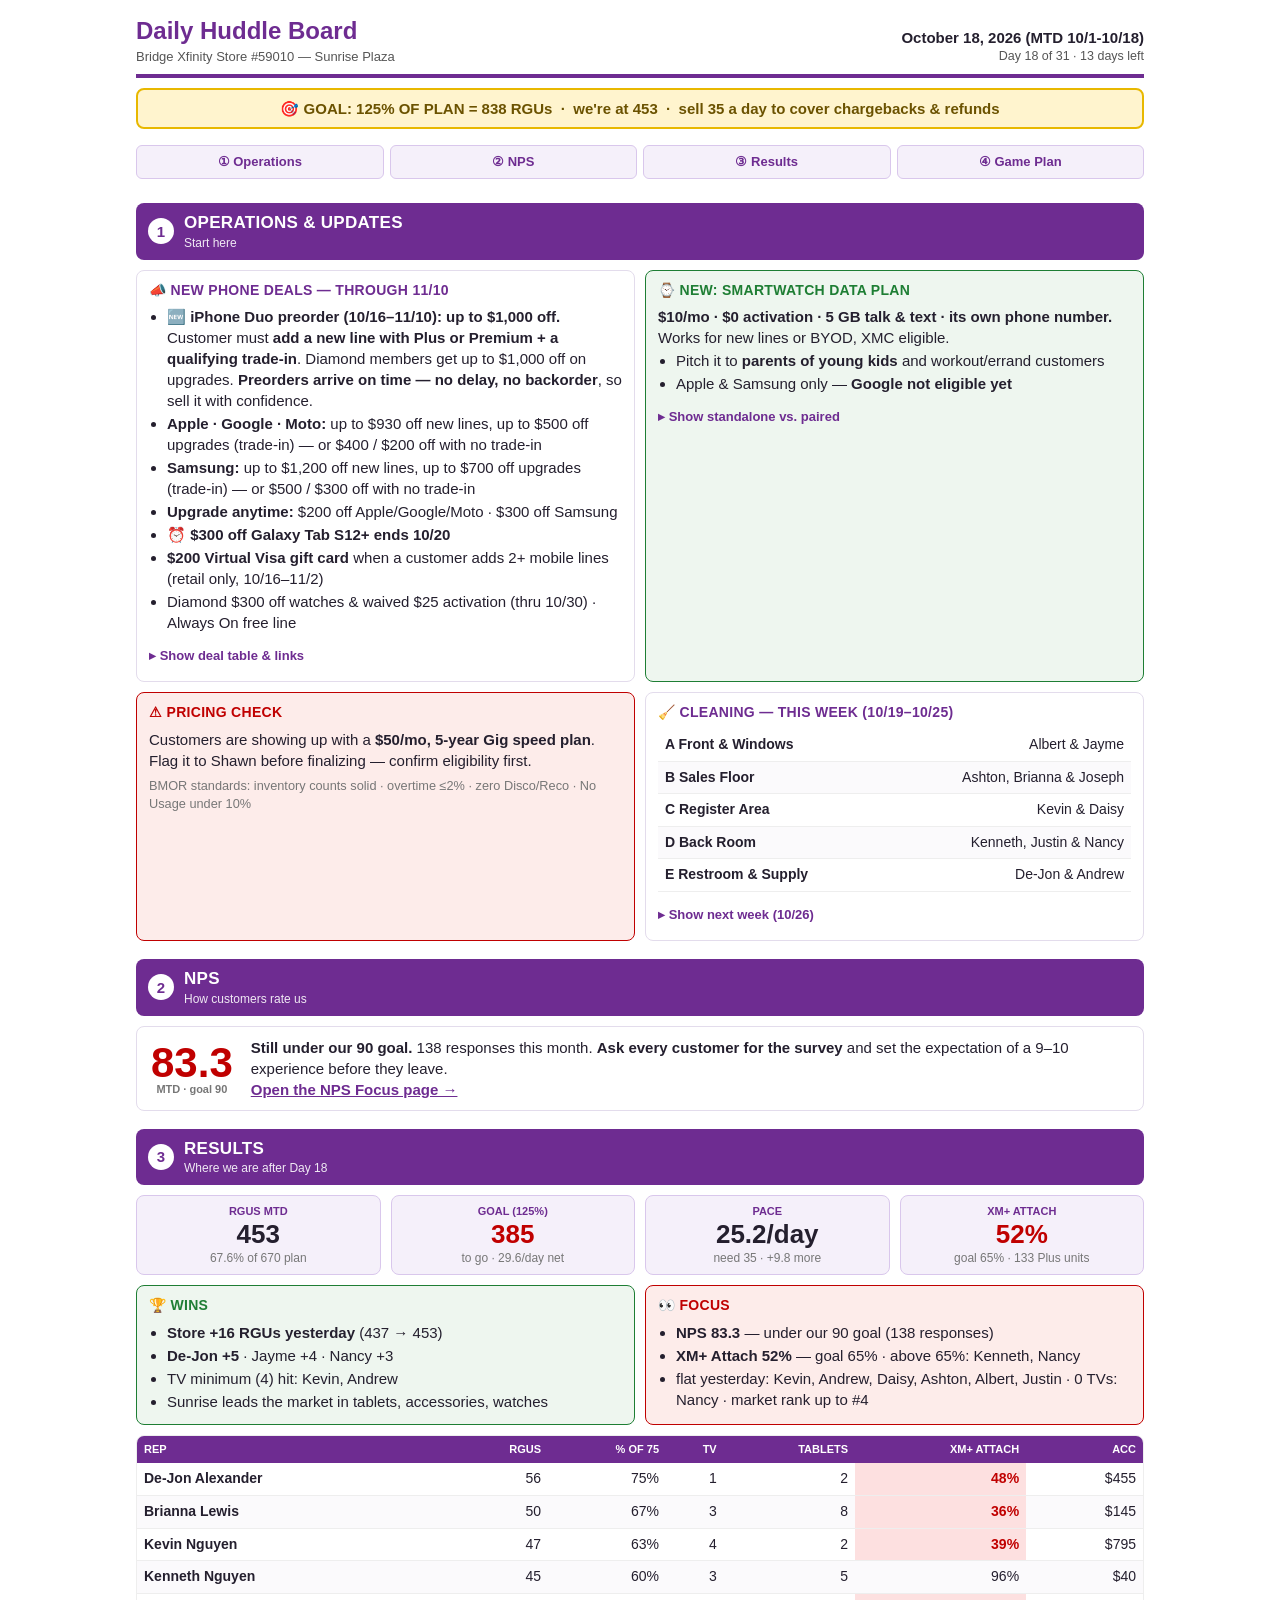
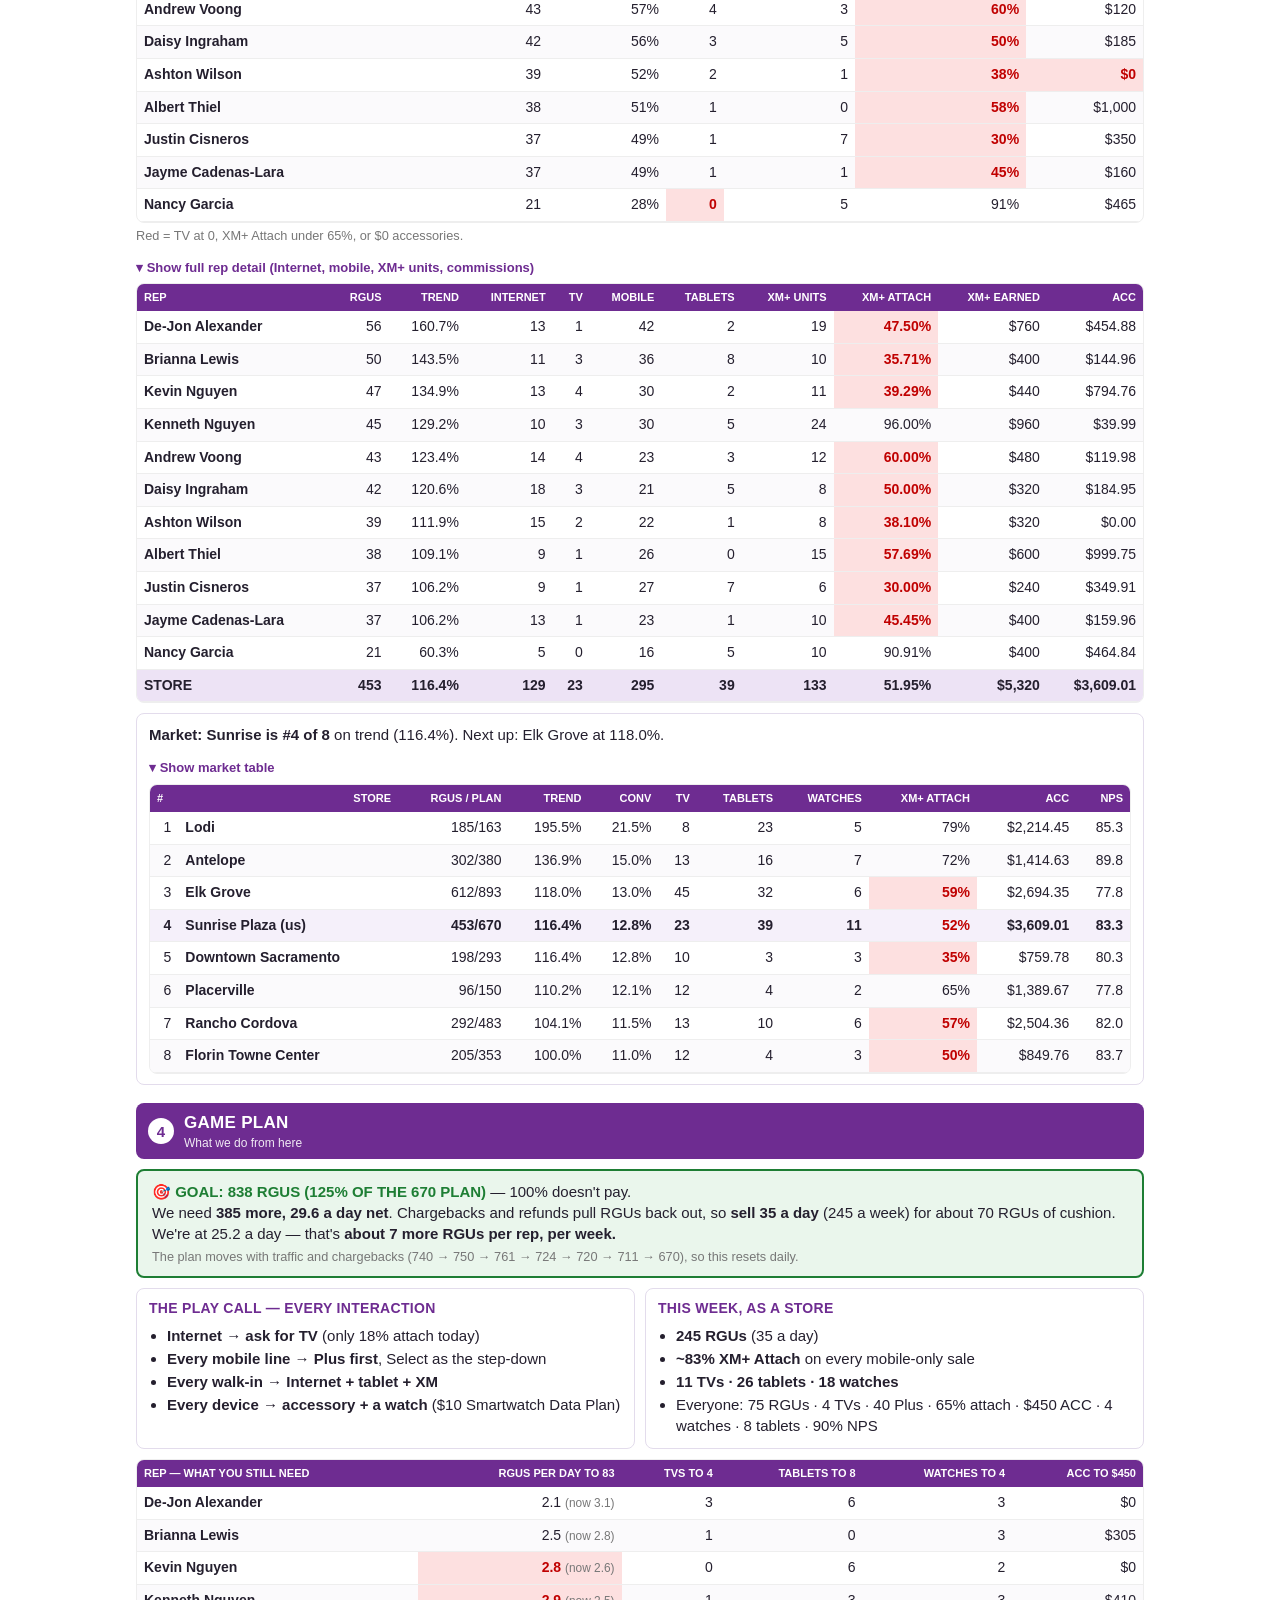
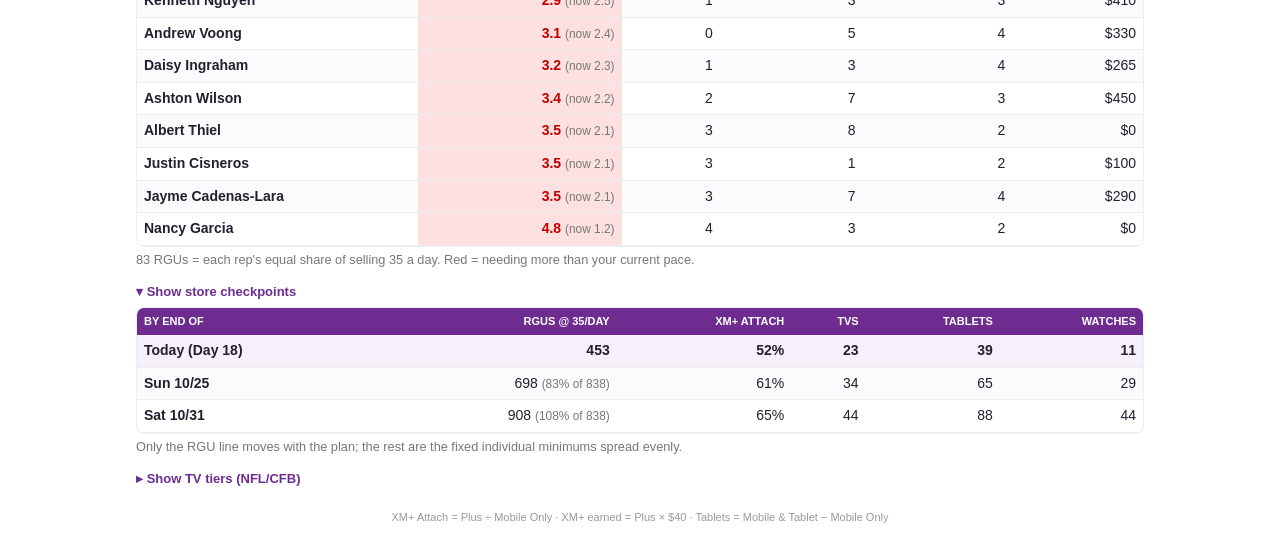
<file: trial/index.html>
<!DOCTYPE html>
    <html lang="en"><head><meta charset="UTF-8"><meta name="viewport" content="width=device-width, initial-scale=1">
    <title>Daily Huddle Board — Bridge Xfinity #59010 — October 18, 2026 (MTD 10/1-10/18)</title>
    <style>
    :root{--p:#6E2C91;--pl:#F5F0FA;--bd:#E3DCEC;--g:#1E7E34;--r:#C00000;--a:#B8720C;--t:#241F2E;--mut:#777}
    *{box-sizing:border-box} body{margin:0;font-family:'Segoe UI',Arial,sans-serif;color:var(--t);background:#fff;font-size:15px;line-height:1.4;-webkit-print-color-adjust:exact;print-color-adjust:exact}
    .wrap{max-width:1040px;margin:0 auto;padding:14px 16px 30px}
    header{display:flex;justify-content:space-between;align-items:flex-end;border-bottom:4px solid var(--p);padding-bottom:8px;gap:10px;flex-wrap:wrap}
    header h1{margin:0;font-size:24px;color:var(--p)} header .s{font-size:13px;color:#555} header .d{text-align:right;font-weight:700} header .d small{display:block;font-weight:400;color:#555}
    .goalbar{background:#FFF4CE;border:2px solid #E8B800;border-radius:8px;padding:8px 12px;margin:10px 0;text-align:center;font-weight:700;color:#6b5200}
    nav{display:flex;gap:6px;margin:8px 0;position:sticky;top:0;background:#fff;padding:6px 0;z-index:5}
    nav a{flex:1;text-align:center;background:var(--pl);border:1px solid #D9C7EC;border-radius:6px;padding:7px 2px;color:var(--p);font-weight:700;text-decoration:none;font-size:13px}
    .sec{margin-top:18px}
    .band{display:flex;align-items:center;gap:10px;background:var(--p);color:#fff;border-radius:8px;padding:8px 12px;margin-bottom:10px}
    .band .n{background:#fff;color:var(--p);width:26px;height:26px;border-radius:50%;font-weight:800;display:flex;align-items:center;justify-content:center;flex:none}
    .band b{font-size:17px;text-transform:uppercase;letter-spacing:.3px} .band span.sub{display:block;font-size:12px;opacity:.9}
    .grid{display:grid;grid-template-columns:repeat(2,1fr);gap:10px}
    .card{border:1px solid var(--bd);border-radius:8px;padding:10px 12px;background:#fff}
    .card h3{margin:0 0 6px;font-size:14px;color:var(--p);text-transform:uppercase;letter-spacing:.3px}
    .card.alert{background:#FDECEA;border-color:var(--r)} .card.alert h3{color:var(--r)}
    .card.green{background:#EEF6EF;border-color:var(--g)} .card.green h3{color:var(--g)}
    .card ul{margin:0;padding-left:18px} .card li{margin:2px 0}
    .tiles{display:grid;grid-template-columns:repeat(4,1fr);gap:10px;margin-bottom:10px}
    .tile{background:var(--pl);border:1px solid #D9C7EC;border-radius:8px;padding:8px 10px;text-align:center}
    .tile .l{font-size:11px;text-transform:uppercase;color:var(--p);font-weight:700} .tile .v{font-size:26px;font-weight:800;line-height:1.15} .tile .x{font-size:12px;color:var(--mut)}
    .tile .v.red{color:var(--r)}
    table{width:100%;border-collapse:collapse;font-size:14px}
    th{background:var(--p);color:#fff;font-size:11px;text-transform:uppercase;padding:6px 7px;text-align:right} th:first-child,td.nm{text-align:left}
    td{padding:6px 7px;text-align:right;border-bottom:1px solid #eee} td.nm{font-weight:600}
    tr:nth-child(even) td{background:#FBFAFC} td.bad{background:#FDE0E0!important;color:var(--r);font-weight:800} tr.tot td{background:#EDE3F5!important;font-weight:800} tr.me td{background:#F5F0FA!important;font-weight:800}
    .tw{overflow-x:auto;border:1px solid #eee;border-radius:8px}
    .mut{color:var(--mut);font-size:.85em;font-weight:400}
    details{margin-top:8px} summary{cursor:pointer;color:var(--p);font-weight:700;font-size:13px;padding:6px 0;list-style:none} summary::before{content:"▸ "} details[open] summary::before{content:"▾ "}
    .nps{display:flex;gap:18px;align-items:center;border:1px solid var(--bd);border-radius:8px;padding:10px 14px;flex-wrap:wrap}
    .nps .big{font-size:42px;font-weight:800;color:var(--r);line-height:1;text-align:center} .nps .big small{display:block;font-size:11px;color:var(--mut);font-weight:600}
    .two{display:grid;grid-template-columns:1fr 1fr;gap:10px;margin:10px 0}
    .nowrap td,.nowrap th{white-space:nowrap}
    a{color:var(--p)} .goalbox{background:#EAF6EC;border:2px solid var(--g);border-radius:8px;padding:10px 14px;margin-bottom:10px}
    .goalbox b.t{color:var(--g);text-transform:uppercase}
    .foot{font-size:11px;color:#999;margin-top:16px;text-align:center}
    @media(max-width:760px){.grid,.two{grid-template-columns:1fr} .tiles{grid-template-columns:repeat(2,1fr)} header h1{font-size:20px} header .d{text-align:left} table{font-size:13px}}
    @page{size:11in 8.5in landscape;margin:.3in}
    @media print{body{font-size:11px} nav{display:none} .wrap{max-width:none;padding:0} .sec{break-after:page;margin-top:0} .sec:last-of-type{break-after:auto} table{font-size:10.5px} .tile .v{font-size:20px} th{font-size:9px} td{padding:3px 6px} summary{display:none} details:not([open]){display:none} #ops{break-after:auto} #nps{break-after:page} .card{break-inside:avoid}}
    </style></head><body><div class="wrap">
    <header><div><h1>Daily Huddle Board</h1><div class="s">Bridge Xfinity Store #59010 — Sunrise Plaza</div></div><div class="d">October 18, 2026 (MTD 10/1-10/18)<small>Day 18 of 31 · 13 days left</small></div></header>
    <div class="goalbar">🎯 GOAL: 125% OF PLAN = 838 RGUs &nbsp;·&nbsp; we're at 453 &nbsp;·&nbsp; sell 35 a day to cover chargebacks &amp; refunds</div>
    <nav><a href="#ops">① Operations</a><a href="#nps">② NPS</a><a href="#results">③ Results</a><a href="#plan">④ Game Plan</a></nav>

    <section class="sec" id="ops"><div class="band"><span class="n">1</span><div><b>Operations &amp; Updates</b><span class="sub">Start here</span></div></div>
    <div class="grid">
    <div class="card"><h3>📣 New phone deals — through 11/10</h3><ul>
    <li><b>🆕 iPhone Duo preorder (10/16–11/10): up to $1,000 off.</b> Customer must <b>add a new line with Plus or Premium + a qualifying trade-in</b>. Diamond members get up to $1,000 off on upgrades. <b>Preorders arrive on time — no delay, no backorder</b>, so sell it with confidence.</li>
    <li><b>Apple · Google · Moto:</b> up to $930 off new lines, up to $500 off upgrades (trade-in) — or $400 / $200 off with no trade-in</li>
    <li><b>Samsung:</b> up to $1,200 off new lines, up to $700 off upgrades (trade-in) — or $500 / $300 off with no trade-in</li>
    <li><b>Upgrade anytime:</b> $200 off Apple/Google/Moto · $300 off Samsung</li>
    <li>⏰ <b>$300 off Galaxy Tab S12+ ends 10/20</b></li>
    <li><b>$200 Virtual Visa gift card</b> when a customer adds 2+ mobile lines (retail only, 10/16–11/2)</li>
    <li>Diamond $300 off watches &amp; waived $25 activation (thru 10/30) · Always On free line</li></ul>
    <details><summary>Show deal table &amp; links</summary><div class="tw"><table><thead><tr><th>Offer</th><th>Apple · Google · Moto</th><th>Samsung</th></tr></thead><tbody>
    <tr><td class="nm">iPhone Duo preorder (10/16–11/10)</td><td colspan="2">New line (Plus/Premium + trade-in): up to $1,000 · Diamond upgrade: up to $1,000</td></tr>
    <tr><td class="nm"><a href="https://celestial.cable.comcast.com/knowledge/article-info/?query=240319165608377#TIPSdeals">TIPs (trade-in)</a></td><td>New up to $930 · Upgrade up to $500</td><td>New up to $1,200 · Upgrade up to $700</td></tr>
    <tr><td class="nm"><a href="https://celestial.cable.comcast.com/knowledge/article-info/?query=240319165608377#flagship">Flagship (no trade-in)</a></td><td>New $400 · Upgrade $200</td><td>New $500 · Upgrade $300</td></tr>
    <tr><td class="nm"><a href="https://celestial.cable.comcast.com/knowledge/article-info/?query=240319165608377#anytime">Upgrade anytime</a></td><td>$200 off</td><td>$300 off</td></tr></tbody></table></div></details></div>
    <div class="card green"><h3>⌚ New: Smartwatch Data Plan</h3><b>$10/mo · $0 activation · 5 GB talk &amp; text · its own phone number.</b> Works for new lines or BYOD, XMC eligible.<ul><li>Pitch it to <b>parents of young kids</b> and workout/errand customers</li><li>Apple &amp; Samsung only — <b>Google not eligible yet</b></li></ul>
    <details><summary>Show standalone vs. paired</summary><div class="tw"><table><thead><tr><th></th><th>Standalone (Data Plan)</th><th>Paired (Smartwatch fee)</th></tr></thead><tbody>
    <tr><td class="nm">Cost</td><td>$10/mo</td><td>$10/mo</td></tr><tr><td class="nm">Own number</td><td>Yes</td><td>No</td></tr><tr><td class="nm">Data</td><td>5 GB, then 5/2 Mbps</td><td>Uses phone's data</td></tr><tr><td class="nm">Watches</td><td>Apple, Samsung</td><td>Apple, Samsung, Google</td></tr><tr><td class="nm">Apple needs</td><td>iPhone 11+ · OS 26.1+</td><td>iPhone 6s+ · iOS 14+</td></tr></tbody></table></div><div class="mut" style="margin-top:4px">No international roaming or travel passes on watches ($0.30/MB pay-as-you-go on the paired line).</div></details></div>
    <div class="card alert"><h3>⚠ Pricing check</h3>Customers are showing up with a <b>$50/mo, 5-year Gig speed plan</b>. Flag it to Shawn before finalizing — confirm eligibility first.<div style="margin-top:6px" class="mut">BMOR standards: inventory counts solid · overtime ≤2% · zero Disco/Reco · No Usage under 10%</div></div>
    <div class="card"><h3>🧹 Cleaning — this week (10/19–10/25)</h3><table class="nowrap"><tbody><tr><td class="nm">A Front &amp; Windows</td><td>Albert &amp; Jayme</td></tr><tr><td class="nm">B Sales Floor</td><td>Ashton, Brianna &amp; Joseph</td></tr><tr><td class="nm">C Register Area</td><td>Kevin &amp; Daisy</td></tr><tr><td class="nm">D Back Room</td><td>Kenneth, Justin &amp; Nancy</td></tr><tr><td class="nm">E Restroom &amp; Supply</td><td>De-Jon &amp; Andrew</td></tr></tbody></table><details><summary>Show next week (10/26)</summary><table class="nowrap"><tbody><tr><td class="nm">A</td><td>De-Jon &amp; Andrew</td></tr><tr><td class="nm">B</td><td>Albert &amp; Jayme</td></tr><tr><td class="nm">C</td><td>Ashton, Brianna &amp; Joseph</td></tr><tr><td class="nm">D</td><td>Kevin &amp; Daisy</td></tr><tr><td class="nm">E</td><td>Kenneth, Justin &amp; Nancy</td></tr></tbody></table><div class="mut" style="margin-top:4px"><a href="https://claude.ai/artifact/SDrzApSmTQHCg9NvVd3Q9Z">Task checklists &amp; full schedule</a></div></details></div>
    </div></section>

    <section class="sec" id="nps"><div class="band"><span class="n">2</span><div><b>NPS</b><span class="sub">How customers rate us</span></div></div>
    <div class="nps"><div class="big" style="color:var(--r)">83.3<small>MTD · goal 90</small></div>
    <div style="flex:1;min-width:240px"><b>Still under our 90 goal.</b> 138 responses this month. <b>Ask every customer for the survey</b> and set the expectation of a 9–10 experience before they leave. <br><a href="nps/"><b>Open the NPS Focus page →</b></a></div></div></section>

    <section class="sec" id="results"><div class="band"><span class="n">3</span><div><b>Results</b><span class="sub">Where we are after Day 18</span></div></div>
    <div class="tiles">
    <div class="tile"><div class="l">RGUs MTD</div><div class="v">453</div><div class="x">67.6% of 670 plan</div></div>
    <div class="tile"><div class="l">Goal (125%)</div><div class="v red">385</div><div class="x">to go · 29.6/day net</div></div>
    <div class="tile"><div class="l">Pace</div><div class="v">25.2/day</div><div class="x">need 35 · +9.8 more</div></div>
    <div class="tile"><div class="l">XM+ Attach</div><div class="v red">52%</div><div class="x">goal 65% · 133 Plus units</div></div></div>
    <div class="two"><div class="card green"><h3>🏆 Wins</h3><ul><li><b>Store +16 RGUs yesterday</b> (437 → 453)</li><li><b>De-Jon +5</b> · Jayme +4 · Nancy +3</li><li>TV minimum (4) hit: Kevin, Andrew</li><li>Sunrise leads the market in tablets, accessories, watches</li></ul></div>
    <div class="card alert"><h3>👀 Focus</h3><ul><li><b>NPS 83.3</b> — under our 90 goal (138 responses)</li><li><b>XM+ Attach 52%</b> — goal 65% · above 65%: Kenneth, Nancy</li><li>flat yesterday: Kevin, Andrew, Daisy, Ashton, Albert, Justin · 0 TVs: Nancy · market rank up to #4</li></ul></div></div>
    <div class="tw"><table><thead><tr><th>Rep</th><th>RGUs</th><th>% of 75</th><th>TV</th><th>Tablets</th><th>XM+ Attach</th><th>ACC</th></tr></thead><tbody><tr><td class="nm">De-Jon Alexander</td><td>56</td><td>75%</td><td>1</td><td>2</td><td class="bad">48%</td><td>$455</td></tr><tr><td class="nm">Brianna Lewis</td><td>50</td><td>67%</td><td>3</td><td>8</td><td class="bad">36%</td><td>$145</td></tr><tr><td class="nm">Kevin Nguyen</td><td>47</td><td>63%</td><td>4</td><td>2</td><td class="bad">39%</td><td>$795</td></tr><tr><td class="nm">Kenneth Nguyen</td><td>45</td><td>60%</td><td>3</td><td>5</td><td>96%</td><td>$40</td></tr><tr><td class="nm">Andrew Voong</td><td>43</td><td>57%</td><td>4</td><td>3</td><td class="bad">60%</td><td>$120</td></tr><tr><td class="nm">Daisy Ingraham</td><td>42</td><td>56%</td><td>3</td><td>5</td><td class="bad">50%</td><td>$185</td></tr><tr><td class="nm">Ashton Wilson</td><td>39</td><td>52%</td><td>2</td><td>1</td><td class="bad">38%</td><td class="bad">$0</td></tr><tr><td class="nm">Albert Thiel</td><td>38</td><td>51%</td><td>1</td><td>0</td><td class="bad">58%</td><td>$1,000</td></tr><tr><td class="nm">Justin Cisneros</td><td>37</td><td>49%</td><td>1</td><td>7</td><td class="bad">30%</td><td>$350</td></tr><tr><td class="nm">Jayme Cadenas-Lara</td><td>37</td><td>49%</td><td>1</td><td>1</td><td class="bad">45%</td><td>$160</td></tr><tr><td class="nm">Nancy Garcia</td><td>21</td><td>28%</td><td class="bad">0</td><td>5</td><td>91%</td><td>$465</td></tr></tbody></table></div>
    <div class="mut" style="margin-top:4px">Red = TV at 0, XM+ Attach under 65%, or $0 accessories.</div>
    <details open><summary>Show full rep detail (Internet, mobile, XM+ units, commissions)</summary><div class="tw"><table class="nowrap"><thead><tr><th>Rep</th><th>RGUs</th><th>Trend</th><th>Internet</th><th>TV</th><th>Mobile</th><th>Tablets</th><th>XM+ units</th><th>XM+ attach</th><th>XM+ earned</th><th>ACC</th></tr></thead><tbody><tr><td class="nm">De-Jon Alexander</td><td>56</td><td>160.7%</td><td>13</td><td>1</td><td>42</td><td>2</td><td>19</td><td class="bad">47.50%</td><td>$760</td><td>$454.88</td></tr><tr><td class="nm">Brianna Lewis</td><td>50</td><td>143.5%</td><td>11</td><td>3</td><td>36</td><td>8</td><td>10</td><td class="bad">35.71%</td><td>$400</td><td>$144.96</td></tr><tr><td class="nm">Kevin Nguyen</td><td>47</td><td>134.9%</td><td>13</td><td>4</td><td>30</td><td>2</td><td>11</td><td class="bad">39.29%</td><td>$440</td><td>$794.76</td></tr><tr><td class="nm">Kenneth Nguyen</td><td>45</td><td>129.2%</td><td>10</td><td>3</td><td>30</td><td>5</td><td>24</td><td>96.00%</td><td>$960</td><td>$39.99</td></tr><tr><td class="nm">Andrew Voong</td><td>43</td><td>123.4%</td><td>14</td><td>4</td><td>23</td><td>3</td><td>12</td><td class="bad">60.00%</td><td>$480</td><td>$119.98</td></tr><tr><td class="nm">Daisy Ingraham</td><td>42</td><td>120.6%</td><td>18</td><td>3</td><td>21</td><td>5</td><td>8</td><td class="bad">50.00%</td><td>$320</td><td>$184.95</td></tr><tr><td class="nm">Ashton Wilson</td><td>39</td><td>111.9%</td><td>15</td><td>2</td><td>22</td><td>1</td><td>8</td><td class="bad">38.10%</td><td>$320</td><td>$0.00</td></tr><tr><td class="nm">Albert Thiel</td><td>38</td><td>109.1%</td><td>9</td><td>1</td><td>26</td><td>0</td><td>15</td><td class="bad">57.69%</td><td>$600</td><td>$999.75</td></tr><tr><td class="nm">Justin Cisneros</td><td>37</td><td>106.2%</td><td>9</td><td>1</td><td>27</td><td>7</td><td>6</td><td class="bad">30.00%</td><td>$240</td><td>$349.91</td></tr><tr><td class="nm">Jayme Cadenas-Lara</td><td>37</td><td>106.2%</td><td>13</td><td>1</td><td>23</td><td>1</td><td>10</td><td class="bad">45.45%</td><td>$400</td><td>$159.96</td></tr><tr><td class="nm">Nancy Garcia</td><td>21</td><td>60.3%</td><td>5</td><td>0</td><td>16</td><td>5</td><td>10</td><td>90.91%</td><td>$400</td><td>$464.84</td></tr><tr class="tot"><td class="nm">STORE</td><td>453</td><td>116.4%</td><td>129</td><td>23</td><td>295</td><td>39</td><td>133</td><td>51.95%</td><td>$5,320</td><td>$3,609.01</td></tr></tbody></table></div></details>
    <div class="card" style="margin-top:10px"><b>Market: Sunrise is #4 of 8</b> on trend (116.4%). Next up: Elk Grove at 118.0%.
    <details open><summary>Show market table</summary><div class="tw"><table class="nowrap"><thead><tr><th>#</th><th>Store</th><th>RGUs / plan</th><th>Trend</th><th>Conv</th><th>TV</th><th>Tablets</th><th>Watches</th><th>XM+ attach</th><th>ACC</th><th>NPS</th></tr></thead><tbody><tr><td>1</td><td class="nm">Lodi</td><td>185/163</td><td>195.5%</td><td>21.5%</td><td>8</td><td>23</td><td>5</td><td>79%</td><td>$2,214.45</td><td>85.3</td></tr><tr><td>2</td><td class="nm">Antelope</td><td>302/380</td><td>136.9%</td><td>15.0%</td><td>13</td><td>16</td><td>7</td><td>72%</td><td>$1,414.63</td><td>89.8</td></tr><tr><td>3</td><td class="nm">Elk Grove</td><td>612/893</td><td>118.0%</td><td>13.0%</td><td>45</td><td>32</td><td>6</td><td class="bad">59%</td><td>$2,694.35</td><td>77.8</td></tr><tr class="me"><td>4</td><td class="nm">Sunrise Plaza (us)</td><td>453/670</td><td>116.4%</td><td>12.8%</td><td>23</td><td>39</td><td>11</td><td class="bad">52%</td><td>$3,609.01</td><td>83.3</td></tr><tr><td>5</td><td class="nm">Downtown Sacramento</td><td>198/293</td><td>116.4%</td><td>12.8%</td><td>10</td><td>3</td><td>3</td><td class="bad">35%</td><td>$759.78</td><td>80.3</td></tr><tr><td>6</td><td class="nm">Placerville</td><td>96/150</td><td>110.2%</td><td>12.1%</td><td>12</td><td>4</td><td>2</td><td>65%</td><td>$1,389.67</td><td>77.8</td></tr><tr><td>7</td><td class="nm">Rancho Cordova</td><td>292/483</td><td>104.1%</td><td>11.5%</td><td>13</td><td>10</td><td>6</td><td class="bad">57%</td><td>$2,504.36</td><td>82.0</td></tr><tr><td>8</td><td class="nm">Florin Towne Center</td><td>205/353</td><td>100.0%</td><td>11.0%</td><td>12</td><td>4</td><td>3</td><td class="bad">50%</td><td>$849.76</td><td>83.7</td></tr></tbody></table></div></details></div></section>

    <section class="sec" id="plan"><div class="band"><span class="n">4</span><div><b>Game Plan</b><span class="sub">What we do from here</span></div></div>
    <div class="goalbox"><b class="t">🎯 Goal: 838 RGUs (125% of the 670 plan)</b> — 100% doesn't pay.<br>We need <b>385 more, 29.6 a day net</b>. Chargebacks and refunds pull RGUs back out, so <b>sell 35 a day</b> (245 a week) for about 70 RGUs of cushion. We're at 25.2 a day — that's <b>about 7 more RGUs per rep, per week.</b><div class="mut" style="margin-top:4px">The plan moves with traffic and chargebacks (740 → 750 → 761 → 724 → 720 → 711 → 670), so this resets daily.</div></div>
    <div class="two"><div class="card"><h3>The play call — every interaction</h3><ul><li><b>Internet → ask for TV</b> (only 18% attach today)</li><li><b>Every mobile line → Plus first</b>, Select as the step-down</li><li><b>Every walk-in → Internet + tablet + XM</b></li><li><b>Every device → accessory + a watch</b> ($10 Smartwatch Data Plan)</li></ul></div>
    <div class="card"><h3>This week, as a store</h3><ul><li><b>245 RGUs</b> (35 a day)</li><li><b>~83% XM+ Attach</b> on every mobile-only sale</li><li><b>11 TVs · 26 tablets · 18 watches</b></li><li>Everyone: 75 RGUs · 4 TVs · 40 Plus · 65% attach · $450 ACC · 4 watches · 8 tablets · 90% NPS</li></ul></div></div>
    <div class="tw"><table><thead><tr><th>Rep — what you still need</th><th>RGUs per day to 83</th><th>TVs to 4</th><th>Tablets to 8</th><th>Watches to 4</th><th>ACC to $450</th></tr></thead><tbody><tr><td class="nm">De-Jon Alexander</td><td>2.1 <span class="mut">(now 3.1)</span></td><td>3</td><td>6</td><td>3</td><td>$0</td></tr><tr><td class="nm">Brianna Lewis</td><td>2.5 <span class="mut">(now 2.8)</span></td><td>1</td><td>0</td><td>3</td><td>$305</td></tr><tr><td class="nm">Kevin Nguyen</td><td class="bad">2.8 <span class="mut">(now 2.6)</span></td><td>0</td><td>6</td><td>2</td><td>$0</td></tr><tr><td class="nm">Kenneth Nguyen</td><td class="bad">2.9 <span class="mut">(now 2.5)</span></td><td>1</td><td>3</td><td>3</td><td>$410</td></tr><tr><td class="nm">Andrew Voong</td><td class="bad">3.1 <span class="mut">(now 2.4)</span></td><td>0</td><td>5</td><td>4</td><td>$330</td></tr><tr><td class="nm">Daisy Ingraham</td><td class="bad">3.2 <span class="mut">(now 2.3)</span></td><td>1</td><td>3</td><td>4</td><td>$265</td></tr><tr><td class="nm">Ashton Wilson</td><td class="bad">3.4 <span class="mut">(now 2.2)</span></td><td>2</td><td>7</td><td>3</td><td>$450</td></tr><tr><td class="nm">Albert Thiel</td><td class="bad">3.5 <span class="mut">(now 2.1)</span></td><td>3</td><td>8</td><td>2</td><td>$0</td></tr><tr><td class="nm">Justin Cisneros</td><td class="bad">3.5 <span class="mut">(now 2.1)</span></td><td>3</td><td>1</td><td>2</td><td>$100</td></tr><tr><td class="nm">Jayme Cadenas-Lara</td><td class="bad">3.5 <span class="mut">(now 2.1)</span></td><td>3</td><td>7</td><td>4</td><td>$290</td></tr><tr><td class="nm">Nancy Garcia</td><td class="bad">4.8 <span class="mut">(now 1.2)</span></td><td>4</td><td>3</td><td>2</td><td>$0</td></tr></tbody></table></div>
    <div class="mut" style="margin-top:4px">83 RGUs = each rep's equal share of selling 35 a day. Red = needing more than your current pace.</div>
    <details open><summary>Show store checkpoints</summary><div class="tw"><table class="nowrap"><thead><tr><th>By end of</th><th>RGUs @ 35/day</th><th>XM+ attach</th><th>TVs</th><th>Tablets</th><th>Watches</th></tr></thead><tbody><tr class="me"><td class="nm">Today (Day 18)</td><td>453</td><td>52%</td><td>23</td><td>39</td><td>11</td></tr><tr><td class="nm">Sun 10/25</td><td>698 <span class="mut">(83% of 838)</span></td><td>61%</td><td>34</td><td>65</td><td>29</td></tr><tr><td class="nm">Sat 10/31</td><td>908 <span class="mut">(108% of 838)</span></td><td>65%</td><td>44</td><td>88</td><td>44</td></tr></tbody></table></div><div class="mut" style="margin-top:4px">Only the RGU line moves with the plan; the rest are the fixed individual minimums spread evenly.</div></details>
    <details><summary>Show TV tiers (NFL/CFB)</summary><div class="tw"><table><thead><tr><th>Tier</th><th>$/mo</th><th>Key channels</th></tr></thead><tbody><tr><td class="nm">TV Core</td><td>$65</td><td>ABC, CBS, FOX, NBC</td></tr><tr><td class="nm">Sports &amp; News</td><td>$90</td><td>+ESPN/2, FS1/2, conf. networks (in-state), Peacock Premium</td></tr><tr><td class="nm">World Soccer Ticket</td><td>$95</td><td>+Deportes channels, X1 Box</td></tr><tr><td class="nm">TV Premium</td><td>$135</td><td>+NFL Network, ESPNU, ESPNEWS, conf. networks (out-of-state)</td></tr><tr><td class="nm">+ More Sports/Ent</td><td>$9.99</td><td>BTN (out-of-state), NFL RedZone</td></tr></tbody></table></div></details></section>
    <div class="foot">XM+ Attach = Plus ÷ Mobile Only · XM+ earned = Plus × $40 · Tablets = Mobile &amp; Tablet − Mobile Only</div>
    </div>
    </body></html>
</file>
